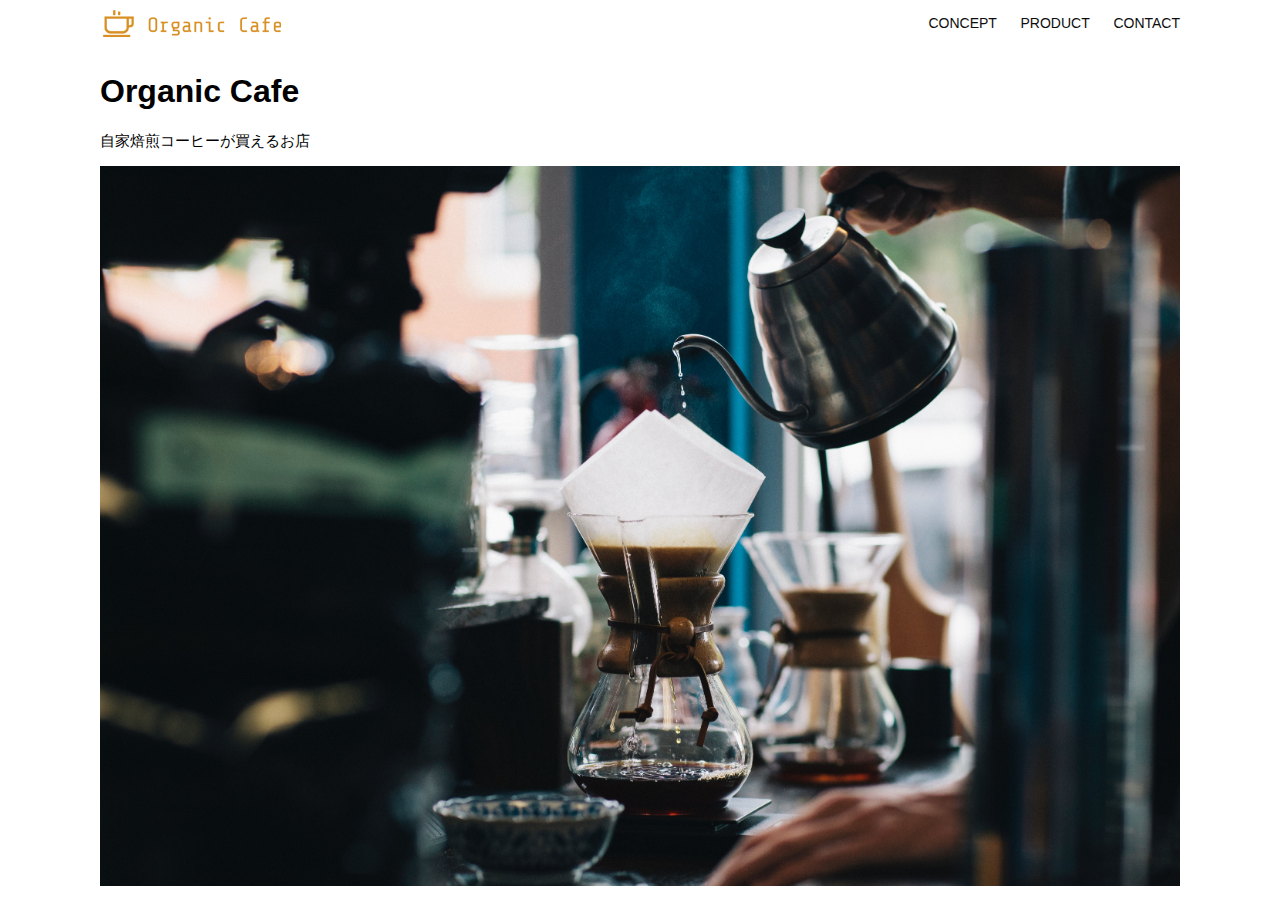
<file: kadai_013/index.html>
<!DOCTYPE html>
<html>
  <head>
    <title>Organic Cafe</title>
    <meta charset="UTF-8" />
    <meta
      name="description"
      content="自家焙煎のコーヒーがお家で楽しめるOrganic Cafe"
    />
    <meta name="viewport" content="width=device-width, initial-scale=1.0" />
    <link rel="stylesheet" href="style.css" />
  </head>
  <body>
    <!-- ヘッダー -->
    <header>
      <!-- ロゴ -->
      <a href="index.html" id="logo"
        ><img src="images/logo.png" alt="トップページに戻る"
      /></a>

      <!-- PC用ナビゲーション -->
      <nav id="nav-pc">
        <a href="index.html#concept">CONCEPT</a>
        <a href="index.html#product">PRODUCT</a>
        <a href="index.html#contact">CONTACT</a>
      </nav>

      <!-- ハンバーガーメニュー画像 -->
      <img id="menu-sp" src="images/button-menu.png" alt="ナビゲーションを開く" onclick="document.getElementById('nav-sp').style.display = 'block';">

      <!-- スマホ向けナビゲーション -->
      <nav id="nav-sp">
        <img id="close" src="images/button-close.png" alt="ナビゲーションを閉じる" onclick="document.getElementById('nav-sp').style.display = 'none'">
        <a id="logo-sp" href="index.html" onclick="document.getElementById('nav-sp').style.display = 'none'"><img src="images/logo-sp.png" alt="トップページに戻る"></a>
        <a class="menu" href="index.html#concept" onclick="document.getElementById('nav-sp').style.display = 'none'">CONCEPT</a>
        <a class="menu" href="index.html#product" onclick="document.getElementById('nav-sp').style.display = 'none'">PRODUCT</a>
        <a class="menu" href="index.html#contact" onclick="document.getElementById('nav-sp').style.display = 'none'">CONTACT</a>
      </nav>
    </header>
    <main>
      <article>
        <!-- メインビジュアル -->
        <section id="main-visual">
          <div id="main-message">
            <h1>Organic Cafe</h1>
            <p>自家焙煎コーヒーが買えるお店</p>
          </div>
          <img
            src="images/main-image.jpg"
            alt="コーヒーをハンドドリップで淹れる画像"
          />
        </section>
      </article>
    </main>
  </body>
</html>
</file>
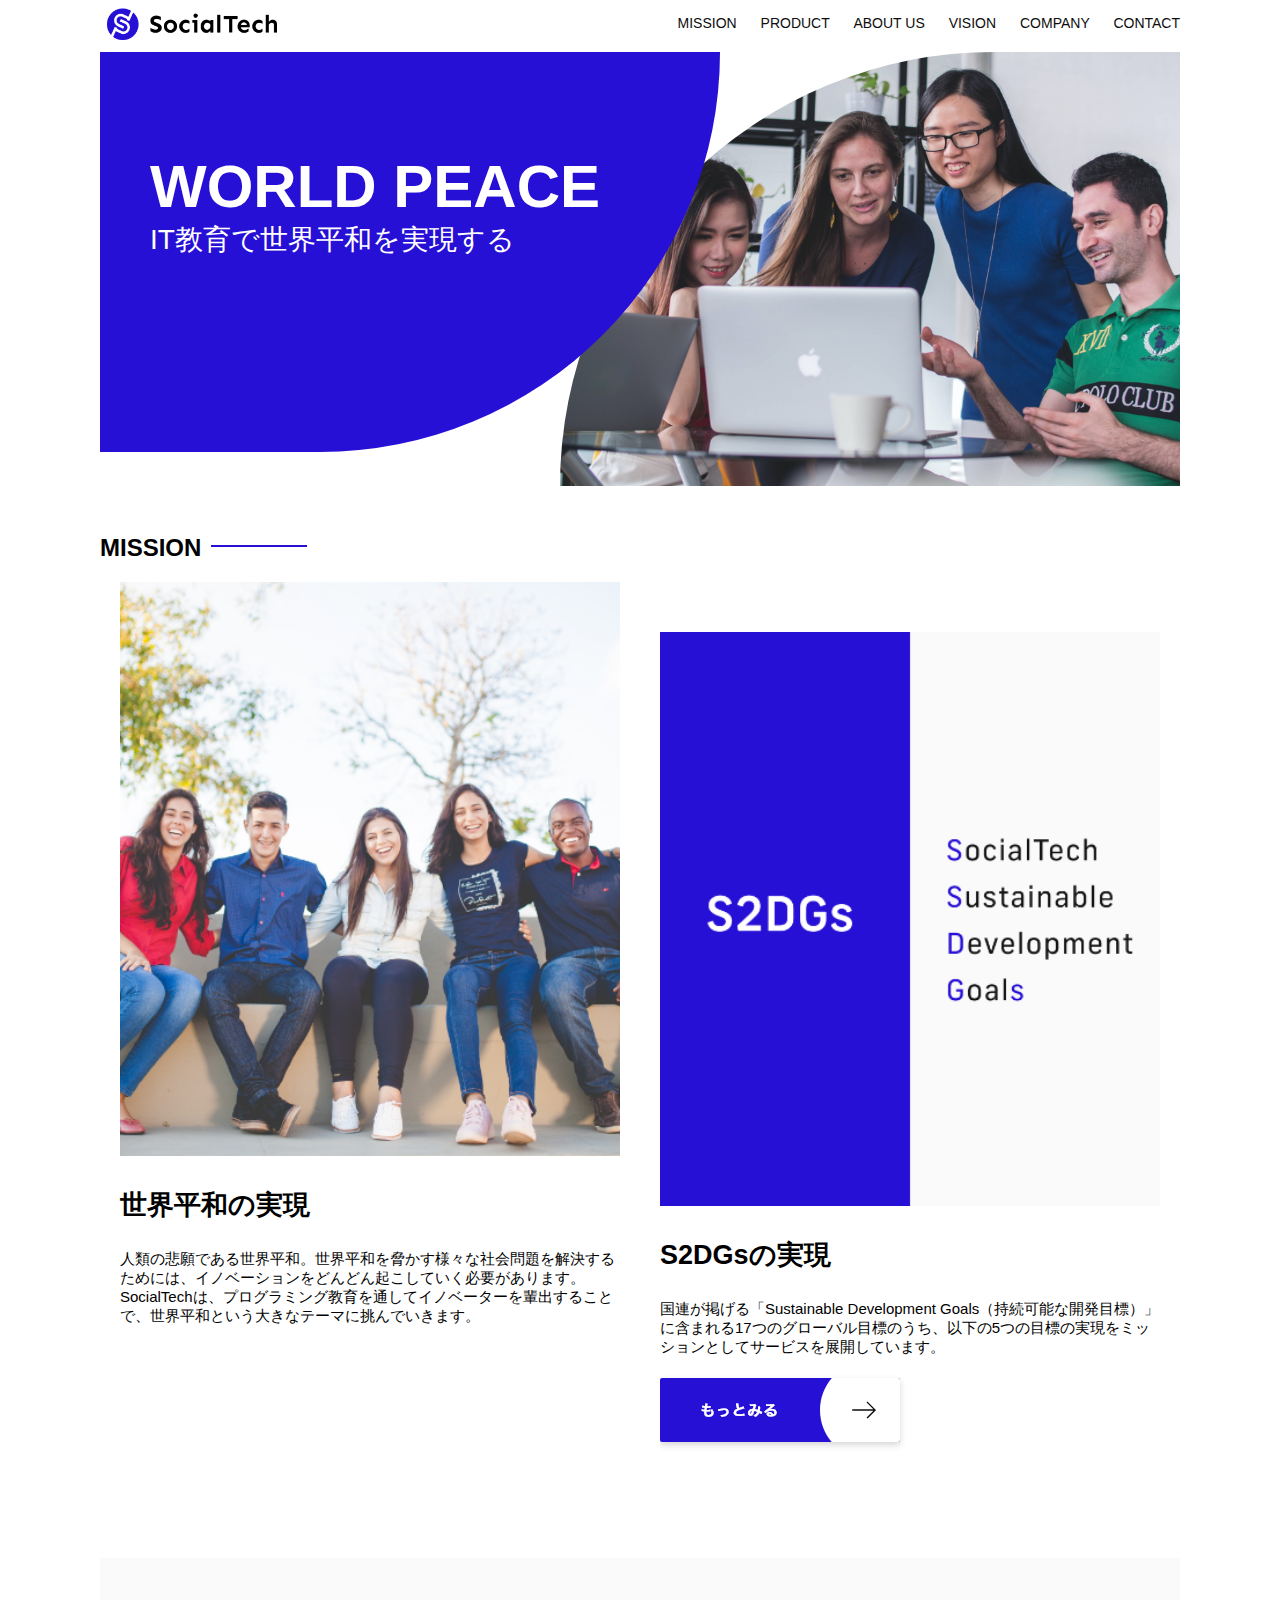
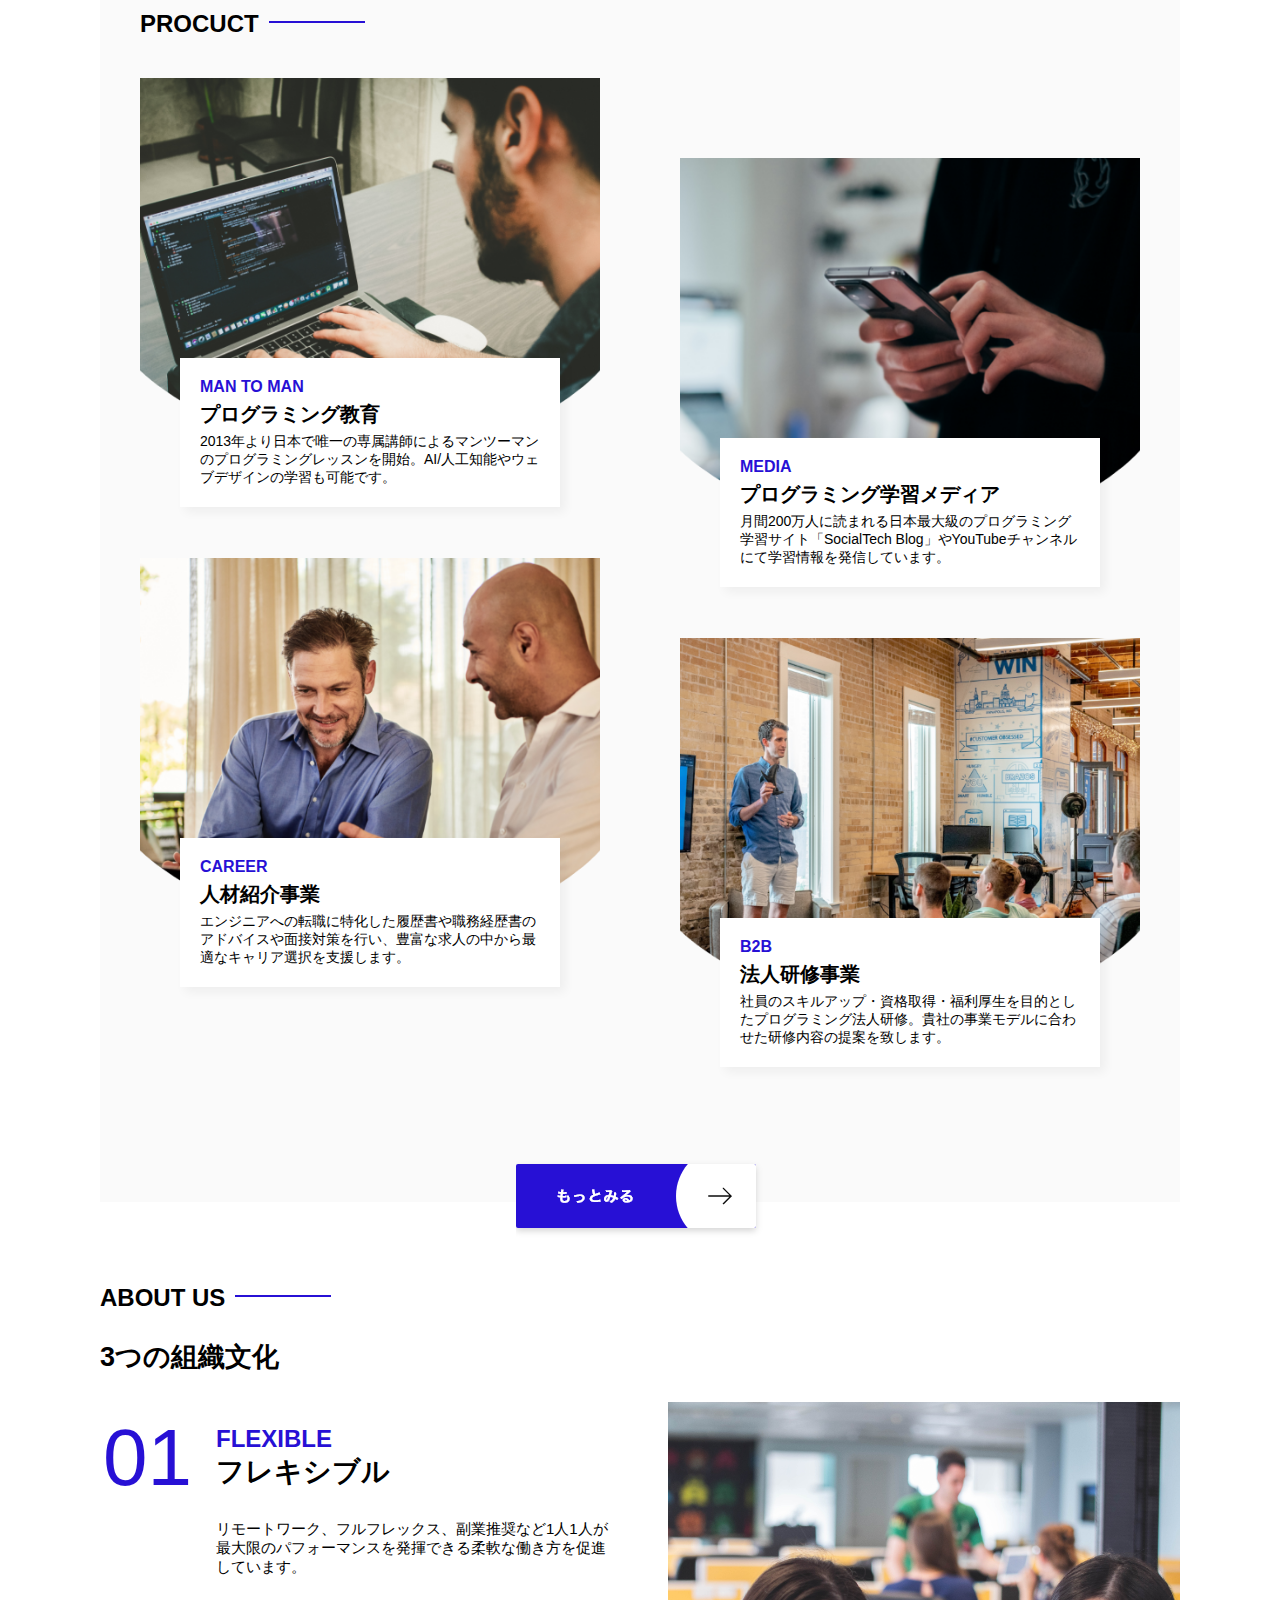
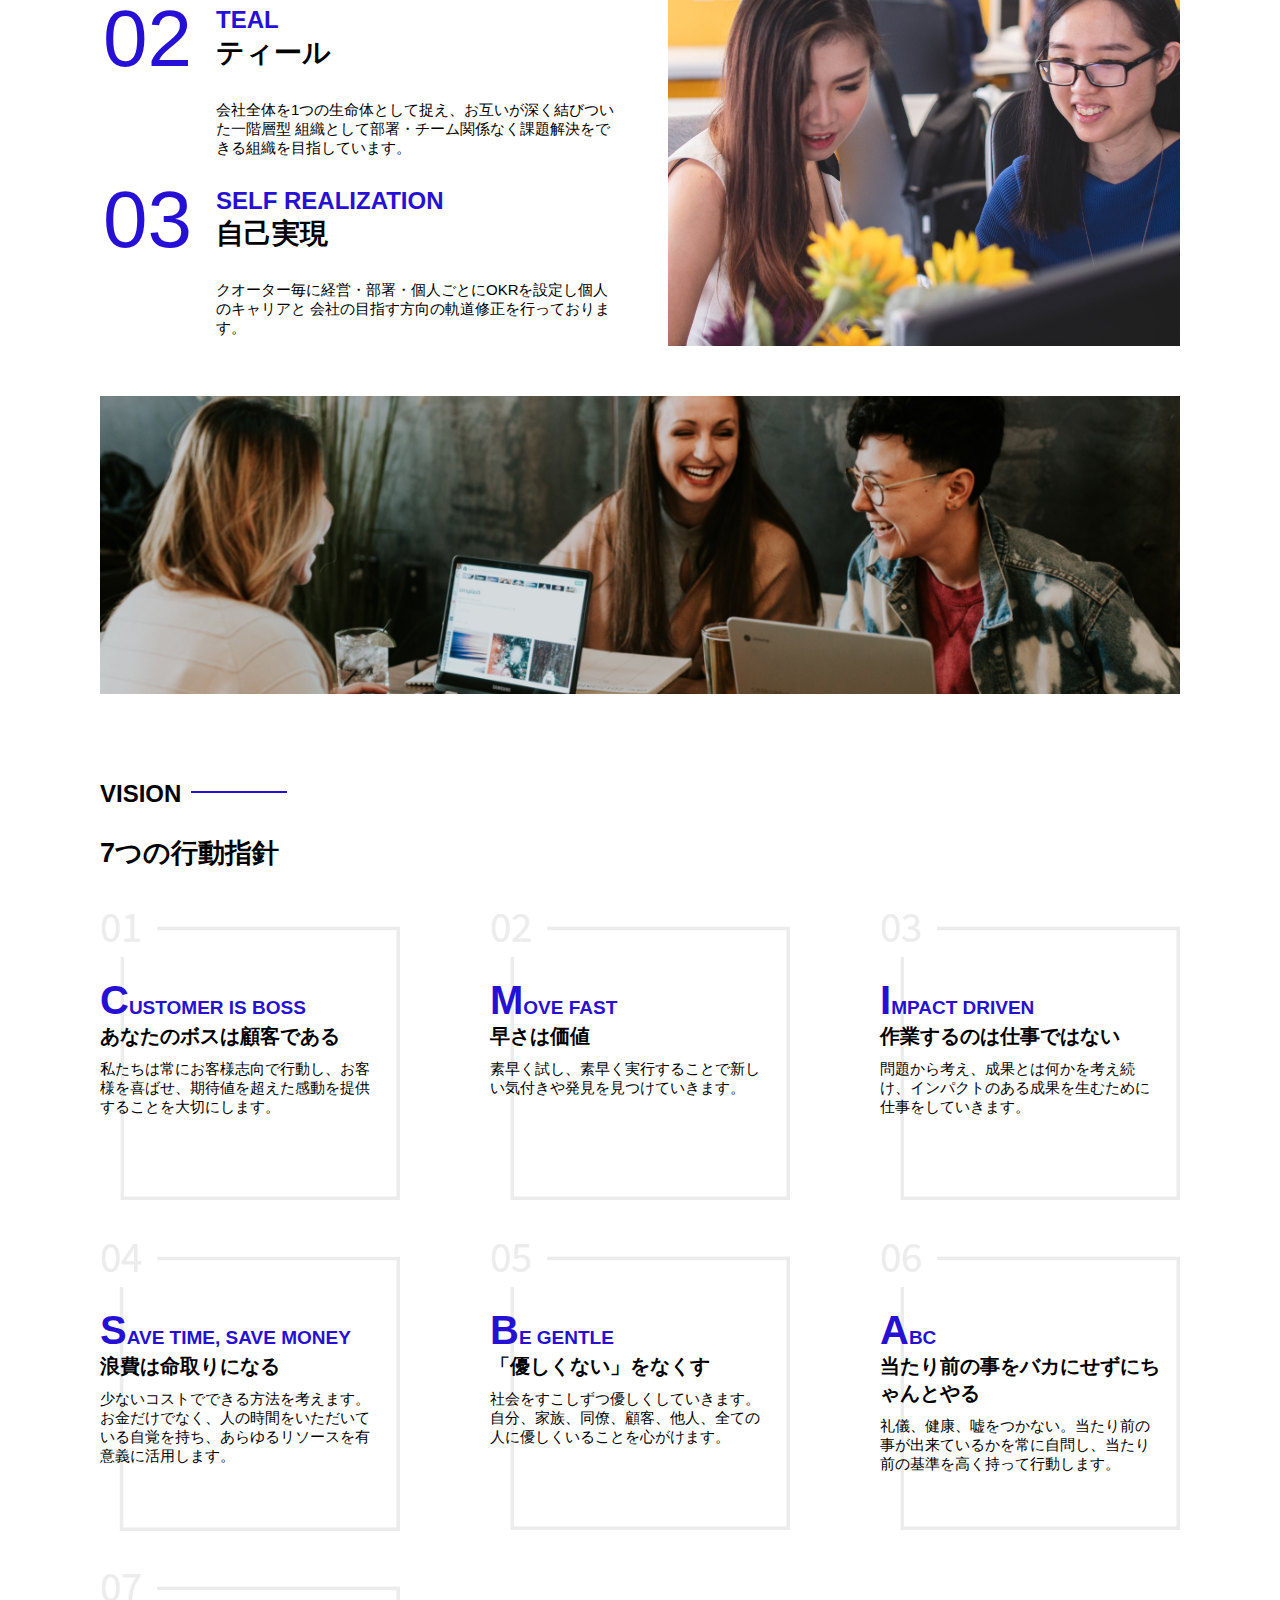
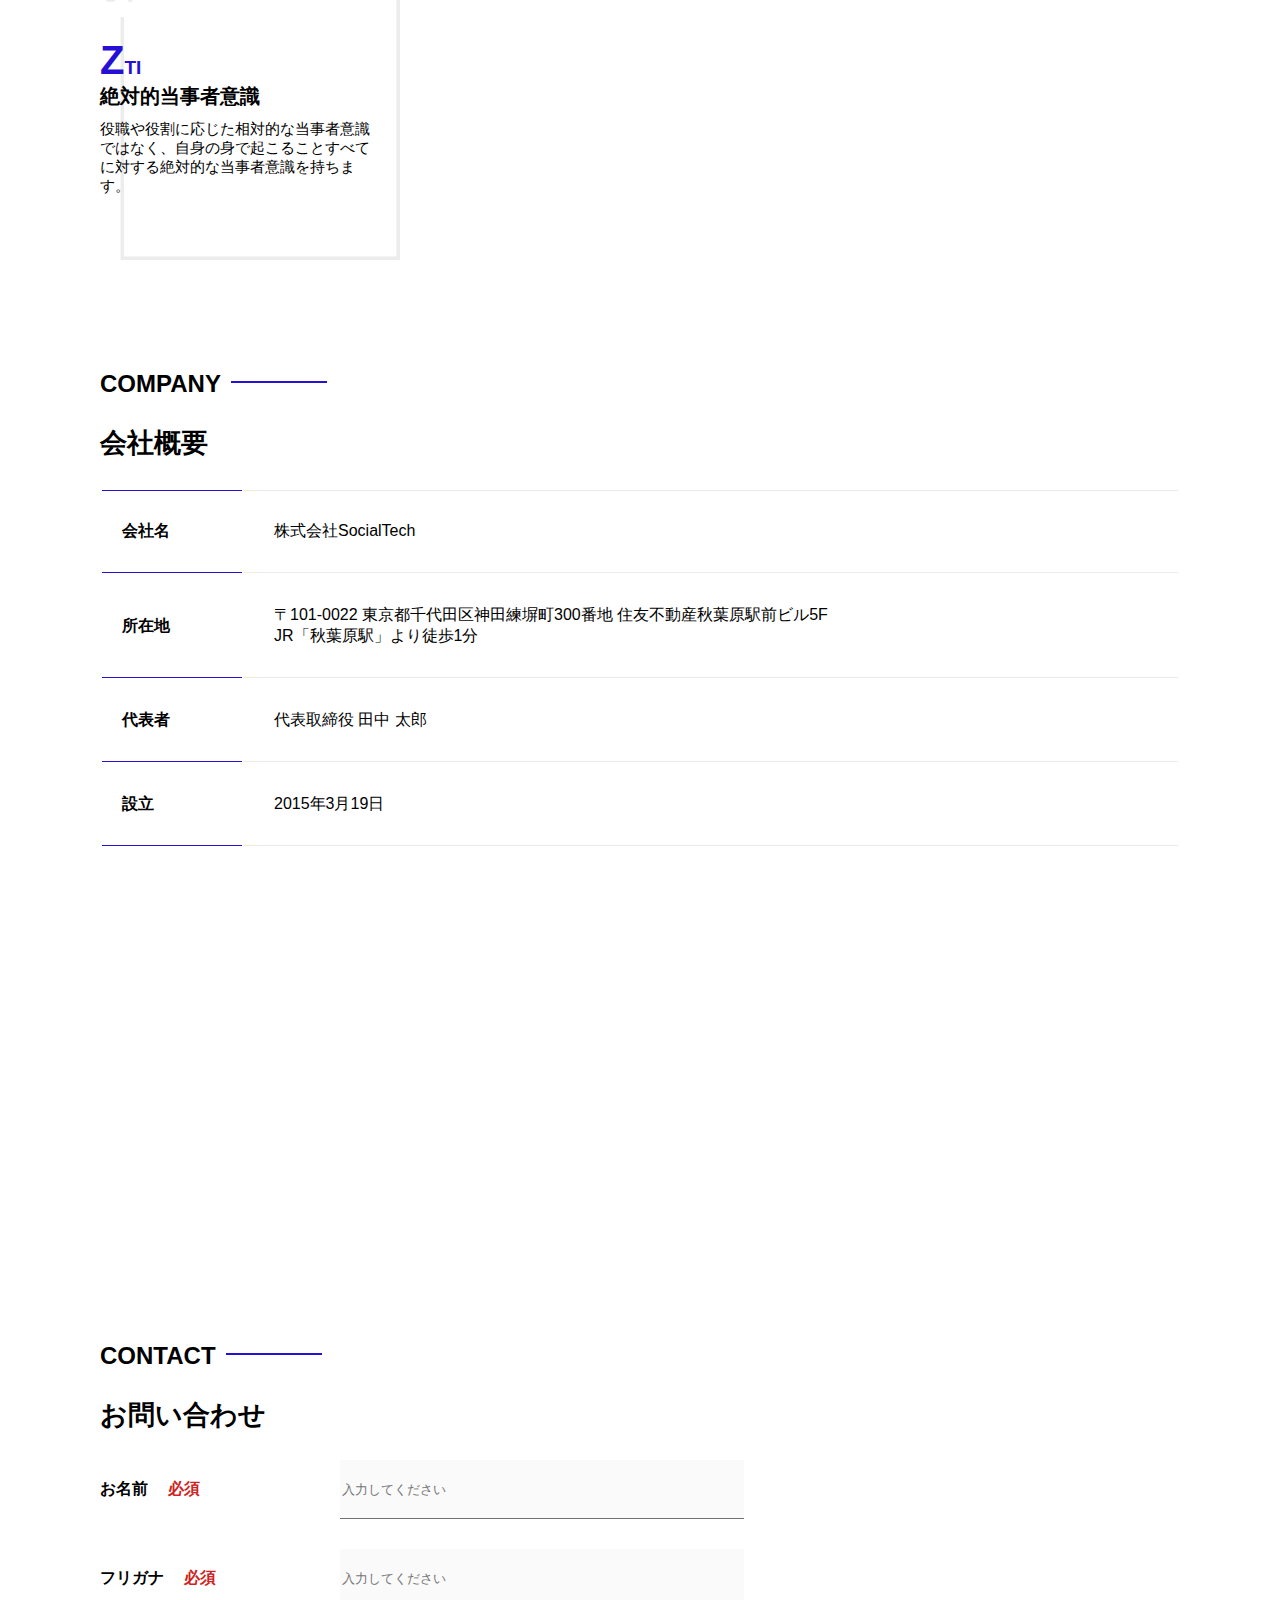
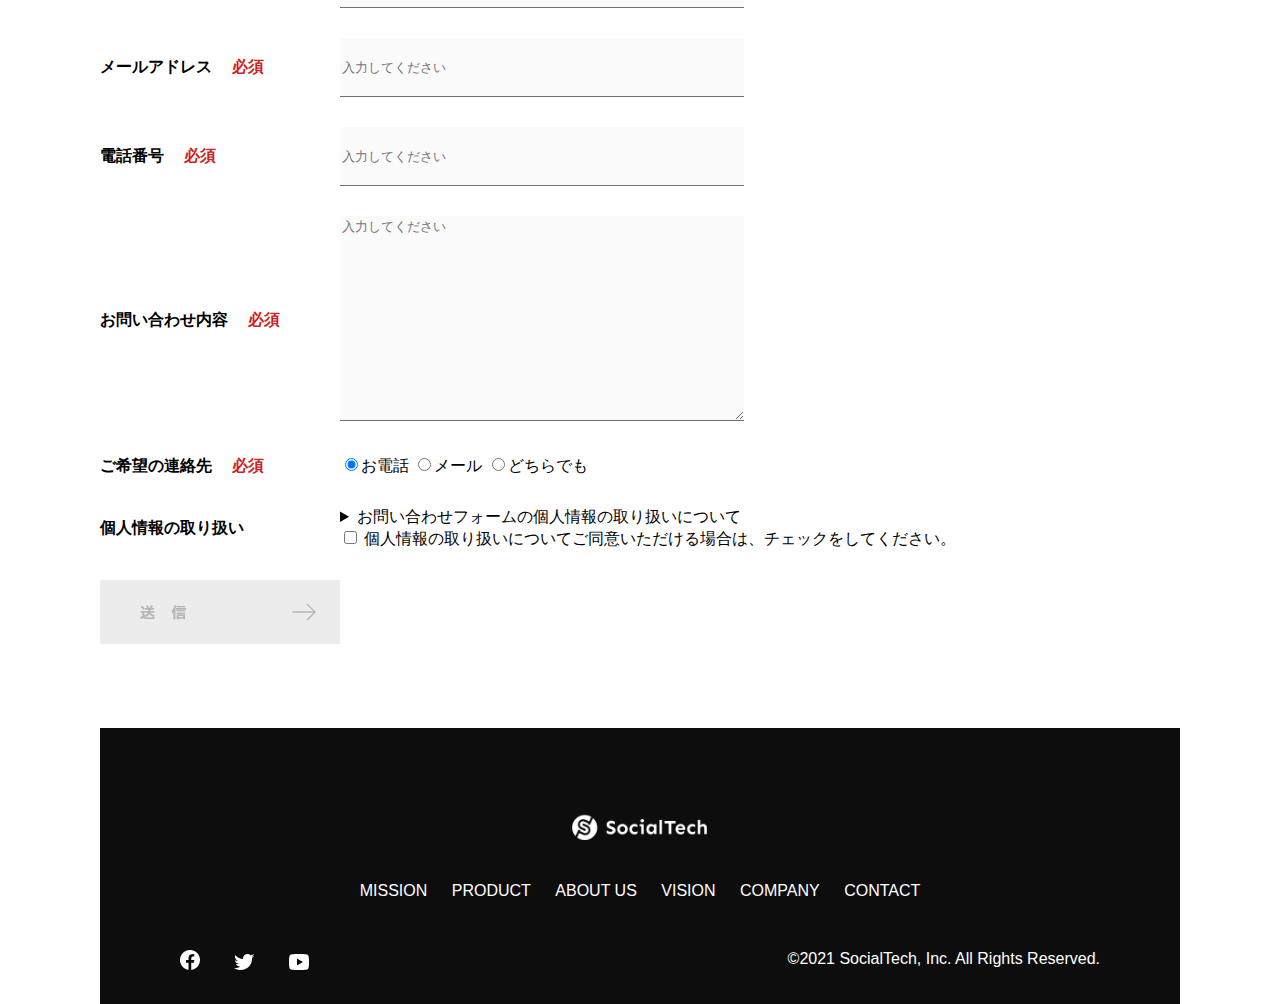
<file: kadai_tutorial_output/index.html>
<!DOCTYPE html>
<html>
<head>
<title>SocialTech</title>
<meta charset="utf-8">
<meta name="description" content="SocialTechはEdTech業界のリーディングカンパニーを目指します。">
<meta name="viewport" content="width=device-width, initial-scale=1.0">
<link rel="stylesheet" href="style.css">
</head>
<body>
<!-- ヘッダー -->
<header>
    <!-- ロゴ -->
    <a href="index.html" id="logo"><img src="images/logo.png" alt="トップページに戻る"></a>

    <!-- PC用ナビゲーション -->
    <nav id="nav-pc">
        <a href="mission.html">MISSION</a>
        <a href="product.html">PRODUCT</a>
        <a href="index.html#aboutus">ABOUT US</a>
        <a href="index.html#vision">VISION</a>
        <a href="index.html#company">COMPANY</a>
        <a href="index.html#contact">CONTACT</a>
    </nav>
    <!-- スマホ用メニューボタン -->
    <img id="menu-sp" src="images/button-menu.png" alt="ナビゲーションを開く" onclick="document.getElementById('nav-sp').style.display = 'block'">

    <!-- スマホ用ナビゲーション -->
    <nav id="nav-sp">
        <img id="close" src="images/button-close.png" alt="ナビゲーションを閉じる" onclick="document.getElementById('nav-sp').style.display = 'none'">
        <a id="logo-sp" href="index.html" onclick="document.getElementById('nav-sp').style.display = 'none'">
        <img src="images/logo-sp.png" alt="トップページに戻る"></a>
        <a class="menu" href="mission.html" onclick="document.getElementById('nav-sp').style.display = 'none'" >MISSION</a>
        <a class="menu" href="product.html" onclick="document.getElementById('nav-sp').style.display = 'none'" >PRODUCT</a>
        <a class="menu" href="index.html#aboutus" onclick="document.getElementById('nav-sp').style.display = 'none'">ABOUT US</a>
        <a class="menu" href="index.html#vision" onclick="document.getElementById('nav-sp').style.display = 'none'" >VISION</a>
        <a class="menu" href="index.html#company" onclick="document.getElementById('nav-sp').style.display = 'none'">COMPANY</a>
        <a class="menu" href="index.html#contact" onclick="document.getElementById('nav-sp').style.display = 'none'">CONTACT</a>
        <div id="sns">
            <a href="https://www.facebook.com/sejuku2013"><img src="images/button-facebook.png" alt="Facebookのリンク"></a>
            <a href="https://twitter.com/samuraijuku"><img src="images/button-twitter.png" alt="Twitterのリンク"></a>
            <a href="https://www.youtube.com/channel/UCCFOQO5aDK0xXam4cUQXT8g"><img src="images/button-youtube.png" alt="YouTubeのリンク"></a>
        </div>
    </nav>
</header>
<main>
    <article>
        <!-- メインビジュアル -->
        <section id="main-visual">
            <div id="main-message">
                <h1>WORLD PEACE</h1>
                <p>IT教育で世界平和を実現する</p>
            </div>
            <img src="images/index/index-main.png" alt=""PCの周りに集まる多国籍の仲間たち">
        </section>
        <!-- ミッション -->
        <section id="mission">
            <h2 class="index-h2">MISSION</h2>
            <div id="mission-flex">
                <div>
                    <img id="mission-photo" src="images/index/index-mission.png" alt="屋外のベンチで写真を撮影する多国籍の仲間たち">
                    <h3>世界平和の実現</h3>
                    <p>
                        人類の悲願である世界平和。世界平和を脅かす様々な社会問題を解決するためには、イノベーションをどんどん起こしていく必要があります。SocialTechは、プログラミング教育を通してイノベーターを輩出することで、世界平和という大きなテーマに挑んでいきます。
                    </p>
                </div>
                <div>
                    <img id="s2dgs" src="images/index/s2dgs.png" alt="S2DGs">
                    <h3>S2DGsの実現</h3>
                    <p>
                        国連が掲げる「Sustainable Development Goals（持続可能な開発目標）」に含まれる17つのグローバル目標のうち、以下の5つの目標の実現をミッションとしてサービスを展開しています。
                    </p>
                    <a href="mission.html">
                        <img src="images/button-more.png" alt="もっとみる">
                    </a>
                </div>
            </div>
        </section>
        <!-- プロダクト -->
        <section id="product">
            <h2 class="index-h2">PROCUCT</h2>
            <div>
                <div id="product-left">
                    <div>
                        <img class="product-photo" src="images/index/index-mantoman.png" alt="PCでコードを書く男性">
                        <div class="product-explain">
                            <span>MAN TO MAN</span>
                            <h3>プログラミング教育</h3>
                            <p>
                                2013年より日本で唯一の専属講師によるマンツーマンのプログラミングレッスンを開始。AI/人工知能やウェブデザインの学習も可能です。
                            </p>
                        </div>
                    </div>
                    <div>
                        <img class="product-photo" src="images/index/index-career.png" alt="笑顔で話し合う2人の男性">
                        <div class="product-explain">
                            <span>CAREER</span>
                            <h3>人材紹介事業</h3>
                            <p>
                                エンジニアへの転職に特化した履歴書や職務経歴書のアドバイスや面接対策を行い、豊富な求人の中から最適なキャリア選択を支援します。
                            </p>
                        </div>
                    </div>
                </div>
                <div id="product-right">
                    <div>
                        <img class="product-photo" src="images/index/index-media.png" alt="スマートフォンを操作する人">
                        <div class="product-explain">
                            <span>MEDIA</span>
                            <h3>プログラミング学習メディア</h3>
                            <p>
                                月間200万人に読まれる日本最大級のプログラミング学習サイト「SocialTech Blog」やYouTubeチャンネルにて学習情報を発信しています。
                            </p>
                        </div>
                    </div>
                    <div>
                        <img class="product-photo" src="images/index/index-b2b.png" alt="講演中の男性とそれを聴く人々">
                        <div class="product-explain">
                            <span>B2B</span>
                            <h3>法人研修事業</h3>
                            <p>
                                社員のスキルアップ・資格取得・福利厚生を目的としたプログラミング法人研修。貴社の事業モデルに合わせた研修内容の提案を致します。
                            </p>
                        </div>
                    </div>
                </div>
            </div>
            <div>
                <a id="product-more" href="product.html">
                    <img src="images/button-more.png" alt="もっとみる">
                </a>
            </div>
        </section>
        <!-- ABOUT US -->
        <section id="aboutus">
            <h2 class="index-h2">ABOUT US</h2>
            <h3>3つの組織文化</h3>
            <div>
                <table class="culture-table">
                    <tr>
                        <td>
                            <span class="culture-num">01</span>
                        </td>
                        <td>
                            <span class="culture-en">FLEXIBLE</span>
                            <span class="culture-jp">フレキシブル</span>
                        </td>
                    </tr>
                    <tr>
                        <td>
                            <!-- 空のセル -->
                        </td>
                        <td>
                            <p class="culture-description">
                                リモートワーク、フルフレックス、副業推奨など1人1人が最大限のパフォーマンスを発揮できる柔軟な働き方を促進しています。
                            </p>
                        </td>
                    </tr>
                    <tr>
                        <td>
                            <span class="culture-num">02</span>
                        </td>
                        <td>
                            <span class="culture-en">TEAL</span>
                            <span class="culture-jp">ティール</span>
                        </td>
                    </tr>
                    <tr>
                        <td>
                            <!-- 空のセル -->
                        </td>
                        <td>
                            <p class="culture-description">
                                会社全体を1つの生命体として捉え、お互いが深く結びついた一階層型
                                組織として部署・チーム関係なく課題解決をできる組織を目指しています。
                            </p>
                        </td>
                    </tr>
                    <tr>
                        <td>
                            <span class="culture-num">03</span>
                        </td>
                        <td>
                            <span class="culture-en">SELF REALIZATION</span>
                            <span class="culture-jp">自己実現</span>
                        </td>
                    </tr>
                    <tr>
                        <td>
                            <!-- 空のセル -->
                        </td>
                        <td>
                            <p class="culture-description">
                                クオーター毎に経営・部署・個人ごとにOKRを設定し個人のキャリアと
                                会社の目指す方向の軌道修正を行っております。
                            </p>
                        </td>
                    </tr>
                </table>
                <img class="culture-img" src="images/index/index-aboutus1.png" alt="笑顔で話し合う2人の女性">
            </div>
            <img class="culture-img2" src="images/index/index-aboutus2.png" alt="笑顔で話し合う3人の男女">
        </section>
        <!-- VISION -->
        <section id="vision">
            <h2 class="index-h2">VISION</h2>
            <h3>7つの行動指針</h3>
            <div>
                <div class="vision-box">
                    <img src="images/index/vision-01.png" alt="01">
                    <span>
                        <h4>CUSTOMER IS BOSS</h4>
                        <h5>あなたのボスは顧客である</h5>
                        <p>私たちは常にお客様志向で行動し、お客様を喜ばせ、期待値を超えた感動を提供することを大切にします。</p>
                    </span>
                </div>
                <div class="vision-box">
                    <img src="images/index/vision-02.png" alt="02">
                    <span>
                        <h4>MOVE FAST</h4>
                        <h5>早さは価値</h5>
                        <p>素早く試し、素早く実行することで新しい気付きや発見を見つけていきます。</p>
                    </span>
                </div>
                <div class="vision-box">
                    <img src="images/index/vision-03.png" alt="03">
                    <span>
                        <h4>IMPACT DRIVEN</h4>
                        <h5>作業するのは仕事ではない</h5>
                        <p>問題から考え、成果とは何かを考え続け、インパクトのある成果を生むために仕事をしていきます。</p>
                    </span>
                </div>
                <div class="vision-box">
                    <img src="images/index/vision-04.png" alt="04">
                    <span>
                        <h4>SAVE TIME, SAVE MONEY</h4>
                        <h5>浪費は命取りになる</h5>
                        <p>少ないコストでできる方法を考えます。お金だけでなく、人の時間をいただいている自覚を持ち、あらゆるリソースを有意義に活用します。</p>
                    </span>
                </div>
                <div class="vision-box">
                    <img src="images/index/vision-05.png" alt="05">
                    <span>
                        <h4>BE GENTLE</h4>
                        <h5>「優しくない」をなくす</h5>
                        <p>社会をすこしずつ優しくしていきます。自分、家族、同僚、顧客、他人、全ての人に優しくいることを心がけます。</p>
                    </span>
                </div>
                <div class="vision-box">
                    <img src="images/index/vision-06.png" alt="06">
                    <span>
                        <h4>ABC</h4>
                        <h5>当たり前の事をバカにせずにちゃんとやる</h5>
                        <p>礼儀、健康、嘘をつかない。当たり前の事が出来ているかを常に自問し、当たり前の基準を高く持って行動します。</p>
                    </span>
                </div>
                <div class="vision-box">
                    <img src="images/index/vision-07.png" alt="07">
                    <span>
                        <h4>ZTI</h4>
                        <h5>絶対的当事者意識</h5>
                        <p>役職や役割に応じた相対的な当事者意識ではなく、自身の身で起こることすべてに対する絶対的な当事者意識を持ちます。</p>
                    </span>
                </div>
            </div>
        </section>
        <!-- COMPANY -->
        <section id="company">
            <h2 class="index-h2">COMPANY</h2>
            <h3>会社概要</h3>
            <table id="company-table">
                <tr>
                    <th class="tableheader-first">会社名</th>
                    <td class="cell-first">株式会社SocialTech</td>
                </tr>
                <tr>
                    <th class="tableheader">所在地</th>
                    <td class="cell">〒101-0022 東京都千代田区神田練塀町300番地 住友不動産秋葉原駅前ビル5F<br>JR「秋葉原駅」より徒歩1分</td>
                </tr>
                <tr>
                    <th class="tableheader">代表者</th>
                    <td class="cell">代表取締役 田中 太郎</td>
                </tr>
                <tr>
                    <th class="tableheader">設立</th>
                    <td class="cell">2015年3月19日</td>
                </tr>
            </table>
            <iframe src="https://www.google.com/maps/embed?pb=!1m18!1m12!1m3!1d3240.0686781124095!2d139.77207767625882!3d35.699927528945835!2m3!1f0!2f0!3f0!3m2!1i1024!2i768!4f13.1!3m3!1m2!1s0x60188fee13660e23%3A0x77137876edf742ac!2z5L2P5Y-L5LiN5YuV55Sj56eL6JGJ5Y6f6aeF5YmN44OT44Or!5e0!3m2!1sja!2sjp!4v1710474717216!5m2!1sja!2sjp" width="600" height="450" style="border:0;" allowfullscreen="" loading="lazy" referrerpolicy="no-referrer-when-downgrade"></iframe>
        </section>
        <!-- お問い合わせフォーム -->
        <section id="contact">
            <h2 class="index-h2">CONTACT</h2>
            <h3>お問い合わせ</h3>
            <form>
                <div>
                    <div class="contact-heading">
                        <label class="contact-label">お名前<span class="contact-span">必須</span></label>
                    </div>
                    <div>
                        <input type="text" name="name" placeholder="入力してください" class="contact-textbox">
                    </div>
                </div>
                <div>
                    <div class="contact-heading">
                        <label class="contact-label">フリガナ<span class="contact-span">必須</span></label>
                    </div>
                    <div>
                        <input type="text" name="hurigana" placeholder="入力してください" class="contact-textbox">
                    </div>
                </div>
                <div>
                    <div class="contact-heading">
                        <label class="contact-label">メールアドレス<span class="contact-span">必須</span></label>
                    </div>
                    <div>
                        <input type="text" name="email" placeholder="入力してください" class="contact-textbox">
                    </div>
                </div>
                <div>
                    <div class="contact-heading">
                        <label class="contact-label">電話番号<span class="contact-span">必須</span></label>
                    </div>
                    <div>
                        <input type="text" name="tel" placeholder="入力してください" class="contact-textbox">
                    </div>
                </div>
                <div>
                    <div class="contact-heading">
                        <label class="contact-label">お問い合わせ内容<span class="contact-span">必須</span></label>
                    </div>
                    <div>
                        <textarea class="contact-textarea" placeholder="入力してください" name="message"></textarea>
                    </div>
                </div>
                <div>
                    <div class="contact-heading">
                        <label class="contact-label">ご希望の連絡先<span class="contact-span">必須</span></label>
                    </div>
                    <div>
                        <input class="radiobutton" type="radio" value="tel" name="contact" checked><label>お電話</label>
                        <input class="radiobutton" type="radio" value="mail" name="contact"><label>メール</label>
                        <input class="radiobutton" type="radio" value="both" name="contact"><label>どちらでも</label>
                    </div>
                </div>
                <div>
                    <div class="contact-heading">
                        <label class="contact-label">個人情報の取り扱い</label>
                    </div>
                    <div>
                        <details>
                            <summary>お問い合わせフォームの個人情報の取り扱いについて</summary>
                            <div>
                                <span>１．組織の名称又は氏名</span><br>
                                株式会社SocialTech<br><br>
                                <span>２．個人情報保護管理者（若しくはその代理人）の氏名又は職名、所属及び連絡先
                                    鈴木 一郎 コーポレート部</span><br>
                                メールアドレス：samurai@example.com<br>
                                TEL：03-1234-5678<br>
                                <span>３．個人情報の利用目的</span><br>
                                ・本サービス及び本サービスに関連する情報の提供又はそれらに関する連絡のため<br>
                                ・ユーザーの本人確認のため<br>
                                ・当社サービスのご案内のため<br>
                                ・当社の商品等の広告または宣伝（電子メールによるものを含むものとします。）<br><br>
                                <span>４．個人情報の取り扱い業務の委託</span><br>
                                個人情報の取扱業務の全部または一部を外部に業務委託する場合があります。<br>
                                その際、弊社は、個人情報を適切に保護できる管理体制を敷き実行していることを条件として<br>
                                委託先を厳選したうえで、機密保持契約を委託先と締結し、お客様の個人情報を厳密に管理させます。<br><br>
                                <span>５．個人情報の開示等の請求</span><br>
                                お客様は、弊社に対してご自身の個人情報の開示等（利用目的の通知、開示、内容の訂正・追加・削除、利用の停止または消去、第三者への提供の停止）に関して、当社問合わせ窓口に申し出ることができます。<br>
                                その際、弊社はお客様ご本人を確認させていただいたうえで、合理的な期間内に対応いたします。<br><br>
                                なお、個人情報に関する弊社問合わせ先は、次の通りです。<br><br>
                                株式会社SocialTech　個人情報問合せ窓口<br>
                                〒101-0022 東京都千代田区神田練塀町300番地 住友不動産秋葉原駅前ビル5F<br>
                                メールアドレス：samurai@example.com　TEL：03-1234-5678<br><br>
                                <span>６．個人情報を提供されることの任意性について</span><br><br>
                                お客様がご自身の個人情報を弊社に提供されるか否かは、お客様のご判断によりますが、もしご提供されない場合には、適切なサービスが提供できない場合がありますので予めご了承ください。
                            </div>
                        </details>
                        <input type="checkbox" name="agree">
                        <span>個人情報の取り扱いについてご同意いただける場合は、チェックをしてください。</span>
                    </div>
                </div>
                <input type="image" src="images/button-submit.png" alt="送信する">
            </form>
        </section>
    </article>
    <!-- フッター -->
    <footer>
        <div id="footer-logo">
            <img src="images/logo-sp.png" alt="SocialTech">
        </div>
        <div id="footer-link">
            <a href="mission.html">MISSION</a>
            <a href="product.html">PRODUCT</a>
            <a href="index.html#aboutus">ABOUT US</a>
            <a href="index.html#vision">VISION</a>
            <a href="index.html#company">COMPANY</a>
            <a href="index.html#contact">CONTACT</a>
        </div>
        <div id="sns-footer">
            <a href="https://www.facebook.com/sejuku2013"><img src="images/button-facebook.png" alt="Facebookのリンク"></a>
            <a href="https://twitter.com/samuraijuku"><img src="images/button-twitter.png" alt="Twitterのリンク"></a>
            <a href="https://www.youtube.com/channel/UCCFOQO5aDK0xXam4cUQXT8g"><img src="images/button-youtube.png" alt="YouTubeのリンク"></a>
            <span id="copyright">&copy;2021 SocialTech, Inc. All Rights Reserved. </span>
        </div>
    </footer>
</main>
</body>
</html>
</file>
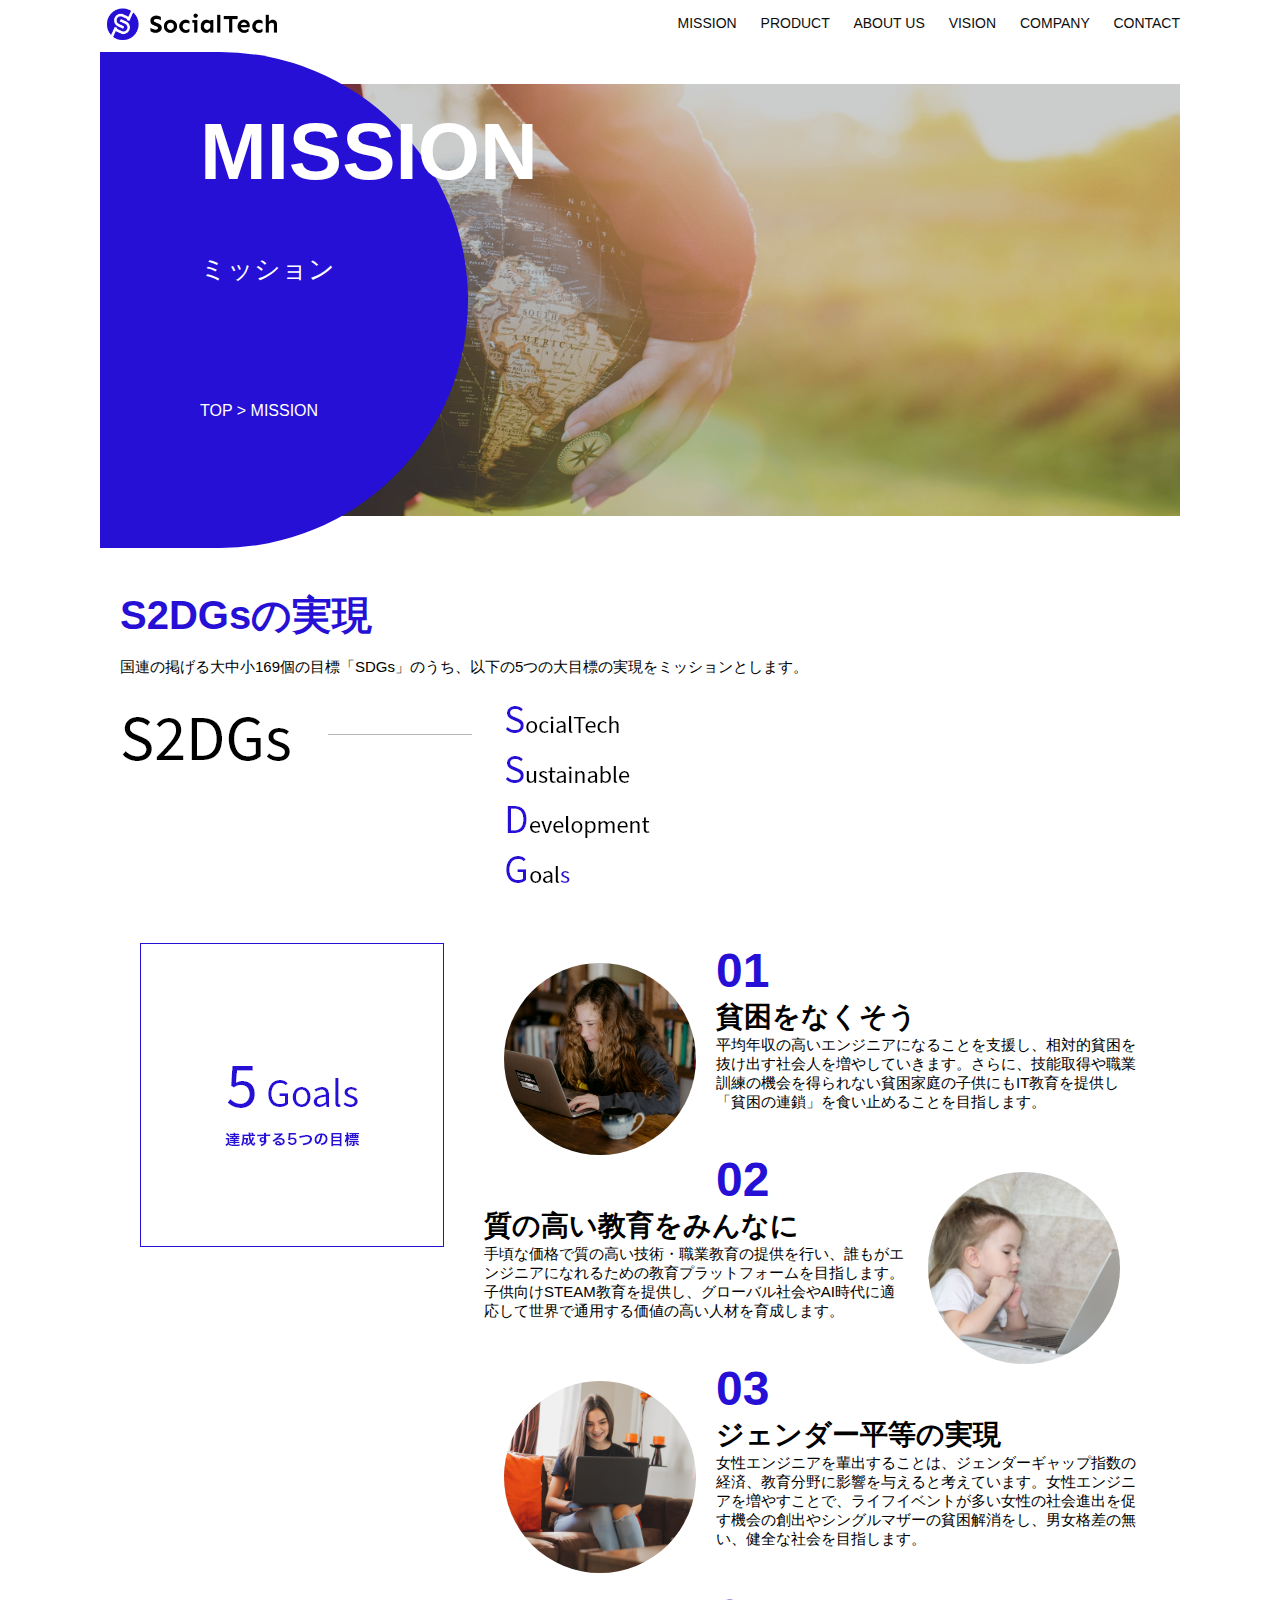
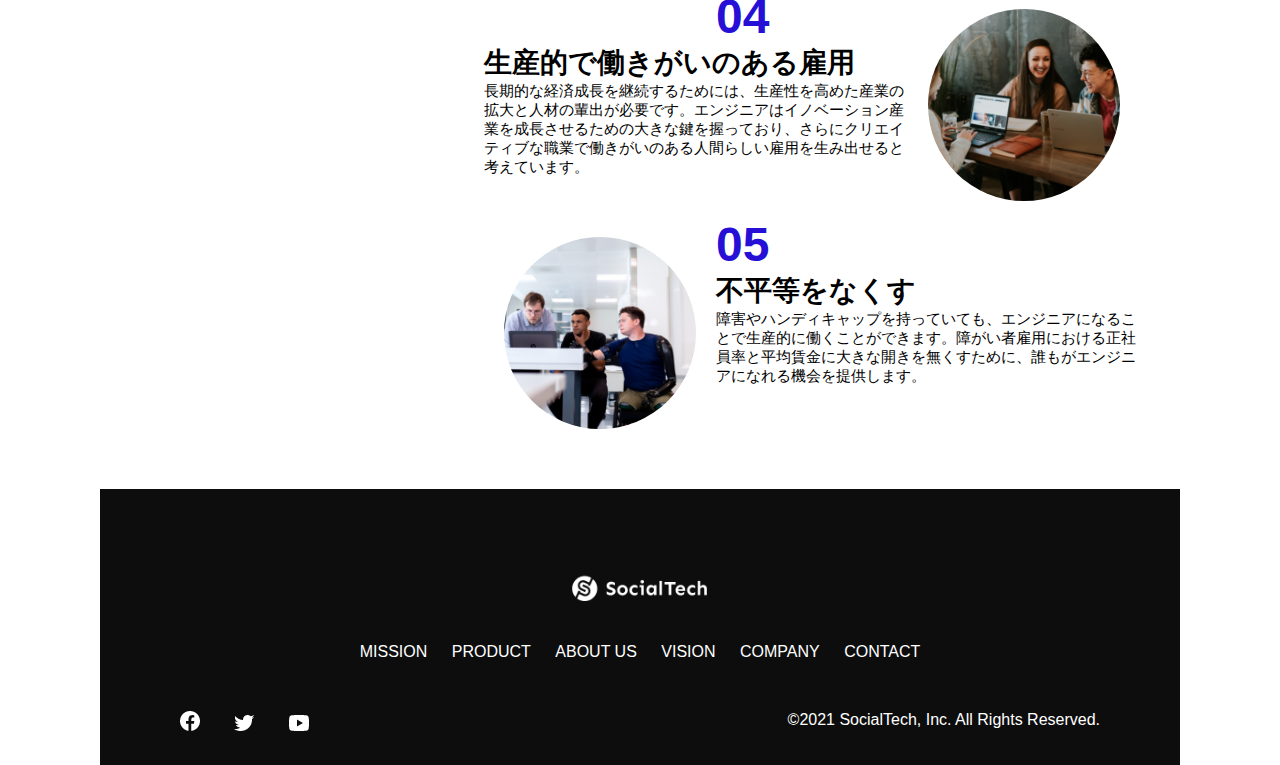
<file: kadai_tutorial_output/mission.html>
<!DOCTYPE html>
<html>
<head>
<title>SocialTech -MISSION ミッション-</title>
<meta charset="utf-8">
<meta name="description" content="SocialTechが目指す5つの目標（S2DGs）を紹介します">
<meta name="viewport" content="width=device-width, initial-scale=1.0">
<link rel="stylesheet" href="style.css">
</head>
<body>
<!-- ヘッダー -->
<header>
    <!-- ロゴ -->
    <a href="index.html" id="logo"><img src="images/logo.png" alt="トップページに戻る"></a>

    <!-- PC用ナビゲーション -->
    <nav id="nav-pc">
        <a href="mission.html">MISSION</a>
        <a href="product.html">PRODUCT</a>
        <a href="index.html#aboutus">ABOUT US</a>
        <a href="index.html#vision">VISION</a>
        <a href="index.html#company">COMPANY</a>
        <a href="index.html#contact">CONTACT</a>
    </nav>
    <!-- スマホ用メニューボタン -->
    <img id="menu-sp" src="images/button-menu.png" alt="ナビゲーションを開く" onclick="document.getElementById('nav-sp').style.display = 'block'">

    <!-- スマホ用ナビゲーション -->
    <nav id="nav-sp">
        <img id="close" src="images/button-close.png" alt="ナビゲーションを閉じる" onclick="document.getElementById('nav-sp').style.display = 'none'">
        <a id="logo-sp" href="index.html" onclick="document.getElementById('nav-sp').style.display = 'none'">
        <img src="images/logo-sp.png" alt="トップページに戻る"></a>
        <a class="menu" href="mission.html" onclick="document.getElementById('nav-sp').style.display = 'none'" >MISSION</a>
        <a class="menu" href="product.html" onclick="document.getElementById('nav-sp').style.display = 'none'" >PRODUCT</a>
        <a class="menu" href="index.html#aboutus" onclick="document.getElementById('nav-sp').style.display = 'none'">ABOUT US</a>
        <a class="menu" href="index.html#vision" onclick="document.getElementById('nav-sp').style.display = 'none'" >VISION</a>
        <a class="menu" href="index.html#company" onclick="document.getElementById('nav-sp').style.display = 'none'">COMPANY</a>
        <a class="menu" href="index.html#contact" onclick="document.getElementById('nav-sp').style.display = 'none'">CONTACT</a>
        <div id="sns">
            <a href="https://www.facebook.com/sejuku2013"><img src="images/button-facebook.png" alt="Facebookのリンク"></a>
            <a href="https://twitter.com/samuraijuku"><img src="images/button-twitter.png" alt="Twitterのリンク"></a>
            <a href="https://www.youtube.com/channel/UCCFOQO5aDK0xXam4cUQXT8g"><img src="images/button-youtube.png" alt="YouTubeのリンク"></a>
        </div>
    </nav>
</header>
<main>
    <article>
        <section id="mission-main">
            <div id="mission-title">
                <h1>MISSION</h1>
                <span>ミッション</span>
                <div>TOP > MISSION</div>
            </div>
        </section>
        <section id="mission-s2dgs">
            <h2 class="mission-h2">S2DGsの実現</h2>
            <p>国連の掲げる大中小169個の目標「SDGs」のうち、以下の5つの大目標の実現をミッションとします。</p>
            <img src="images/mission/mission-s2dgs.png" alt="S2DGS">
        </section>
        <section id="mission-5goals">
            <div>
                <img id="s2dgs-image" src="images/mission/mission-5goals.png" alt="5Goals">
            </div>
            <div>
                <div>
                    <img class="fivegoals-image-left" src="images/mission/mission-5goals01.png" alt="PCを操作する女の子">
                    <span class="fivegoals-number">01</span>
                    <h3 class="fivegoals-h3">貧困をなくそう</h3>
                    <p class="fivegoals-p">
                        平均年収の高いエンジニアになることを支援し、相対的貧困を抜け出す社会人を増やしていきます。さらに、技能取得や職業訓練の機会を得られない貧困家庭の子供にもIT教育を提供し「貧困の連鎖」を食い止めることを目指します。
                    </p>
                </div>

                <div>
                    <img class="fivegoals-image-right" src="images/mission/mission-5goals02.png" alt="PCを見つめる小さい女の子">
                    <span class="fivegoals-number">02</span>
                    <h3 class="fivegoals-h3">質の高い教育をみんなに</h3>
                    <p class="fivegoals-p">
                        手頃な価格で質の高い技術・職業教育の提供を行い、誰もがエンジニアになれるための教育プラットフォームを目指します。子供向けSTEAM教育を提供し、グローバル社会やAI時代に適応して世界で通用する価値の高い人材を育成します。
                    </p>
                </div>

                <div>
                    <img class="fivegoals-image-left" src="images/mission/mission-5goals03.png" alt="PCを操作する女性">
                    <span class="fivegoals-number">03</span>
                    <h3 class="fivegoals-h3">ジェンダー平等の実現</h3>
                    <p class="fivegoals-p">
                        女性エンジニアを輩出することは、ジェンダーギャップ指数の経済、教育分野に影響を与えると考えています。女性エンジニアを増やすことで、ライフイベントが多い女性の社会進出を促す機会の創出やシングルマザーの貧困解消をし、男女格差の無い、健全な社会を目指します。
                    </p>
                </div>

                <div>
                    <img class="fivegoals-image-right" src="images/mission/mission-5goals04.png" alt="笑顔で話し合う3人の男女">
                    <span class="fivegoals-number">04</span>
                    <h3 class="fivegoals-h3">生産的で働きがいのある雇用</h3>
                    <p class="fivegoals-p">
                        長期的な経済成長を継続するためには、生産性を高めた産業の拡大と人材の輩出が必要です。エンジニアはイノベーション産業を成長させるための大きな鍵を握っており、さらにクリエイティブな職業で働きがいのある人間らしい雇用を生み出せると考えています。
                    </p>
                </div>

                <div>
                    <img class="fivegoals-image-left" src="images/mission/mission-5goals05.png" alt="障害を持つ男性が生き生きと働く様子">
                    <span class="fivegoals-number">05</span>
                    <h3 class="fivegoals-h3">不平等をなくす</h3>
                    <p class="fivegoals-p">
                        障害やハンディキャップを持っていても、エンジニアになることで生産的に働くことができます。障がい者雇用における正社員率と平均賃金に大きな開きを無くすために、誰もがエンジニアになれる機会を提供します。
                    </p>
                </div>
            </div>
        </section>
    </article>
    <!-- フッター -->
    <footer>
        <div id="footer-logo">
            <img src="images/logo-sp.png" alt="SocialTech">
        </div>
        <div id="footer-link">
            <a href="mission.html">MISSION</a>
            <a href="product.html">PRODUCT</a>
            <a href="index.html#aboutus">ABOUT US</a>
            <a href="index.html#vision">VISION</a>
            <a href="index.html#company">COMPANY</a>
            <a href="index.html#contact">CONTACT</a>
        </div>
        <div id="sns-footer">
            <a href="https://www.facebook.com/sejuku2013"><img src="images/button-facebook.png" alt="Facebookのリンク"></a>
            <a href="https://twitter.com/samuraijuku"><img src="images/button-twitter.png" alt="Twitterのリンク"></a>
            <a href="https://www.youtube.com/channel/UCCFOQO5aDK0xXam4cUQXT8g"><img src="images/button-youtube.png" alt="YouTubeのリンク"></a>
            <span id="copyright">&copy;2021 SocialTech, Inc. All Rights Reserved. </span>
        </div>
    </footer>
</main>
</body>
</html>
</file>
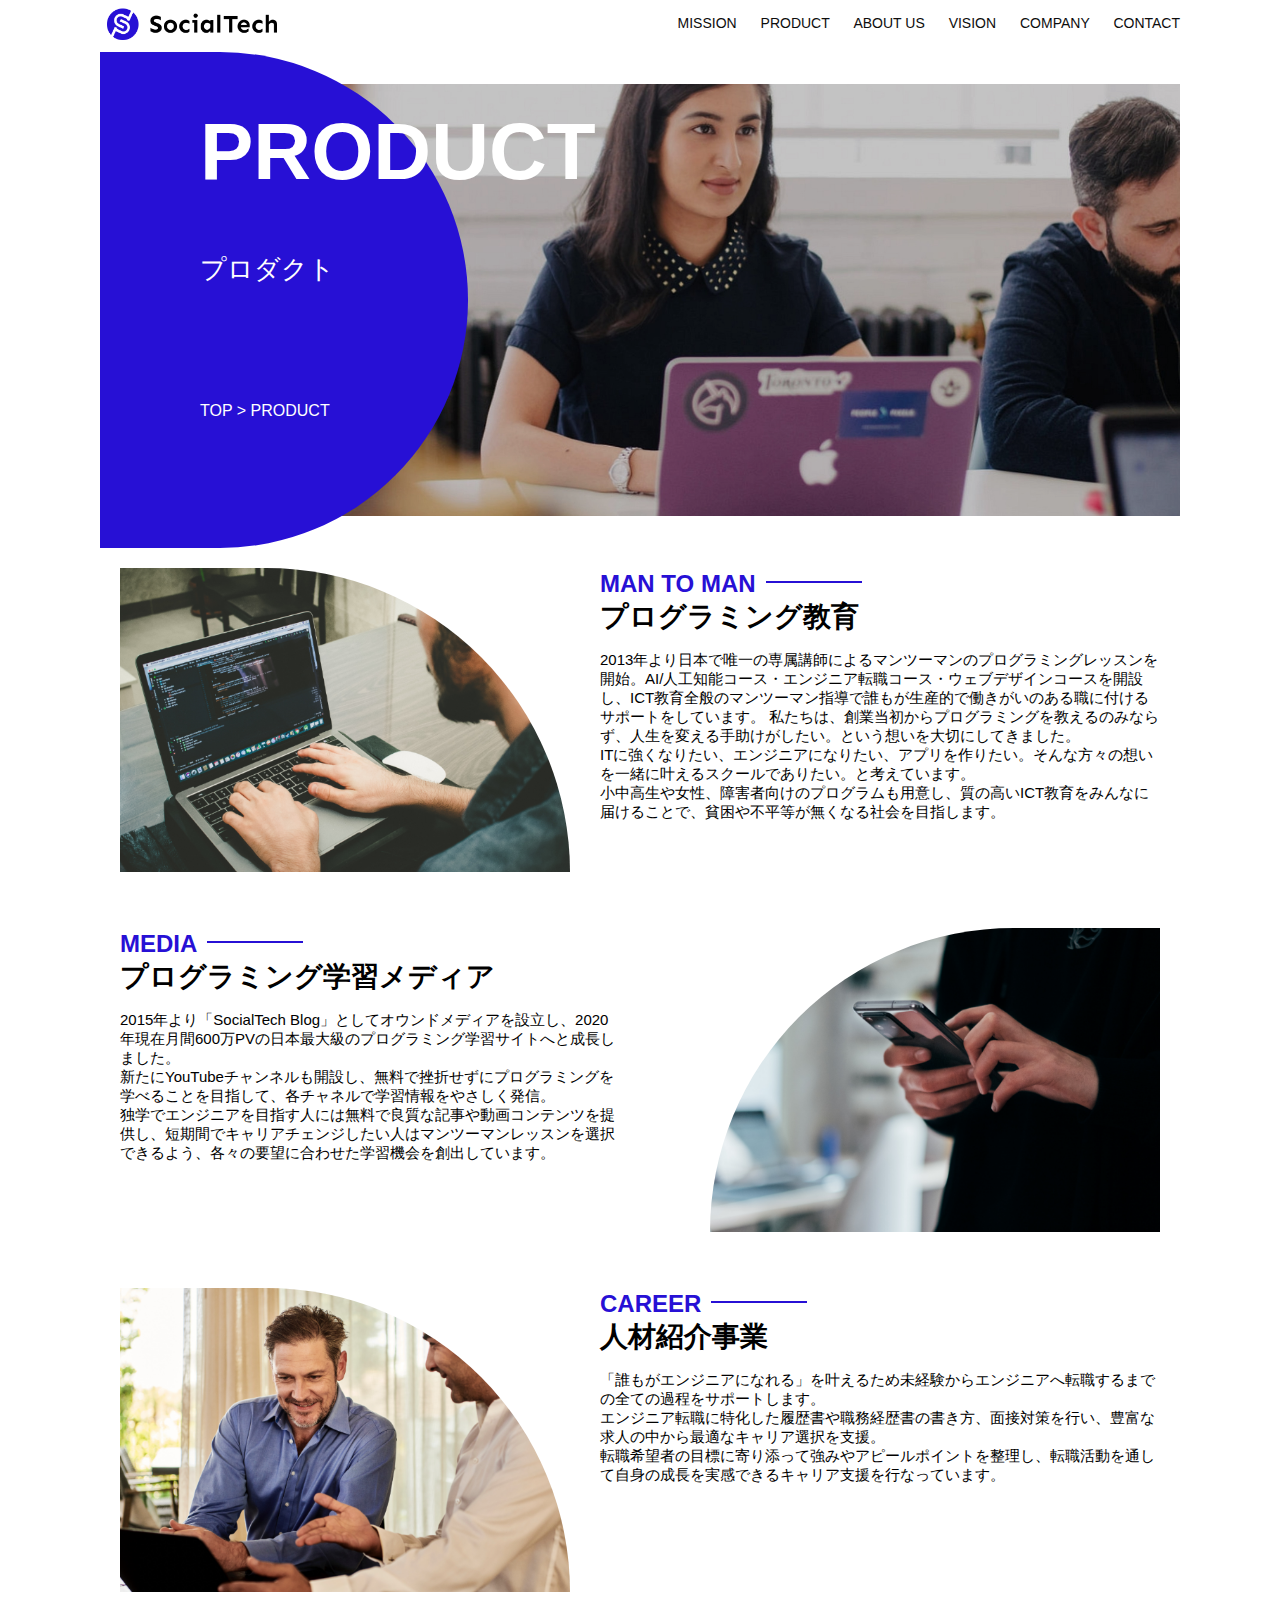
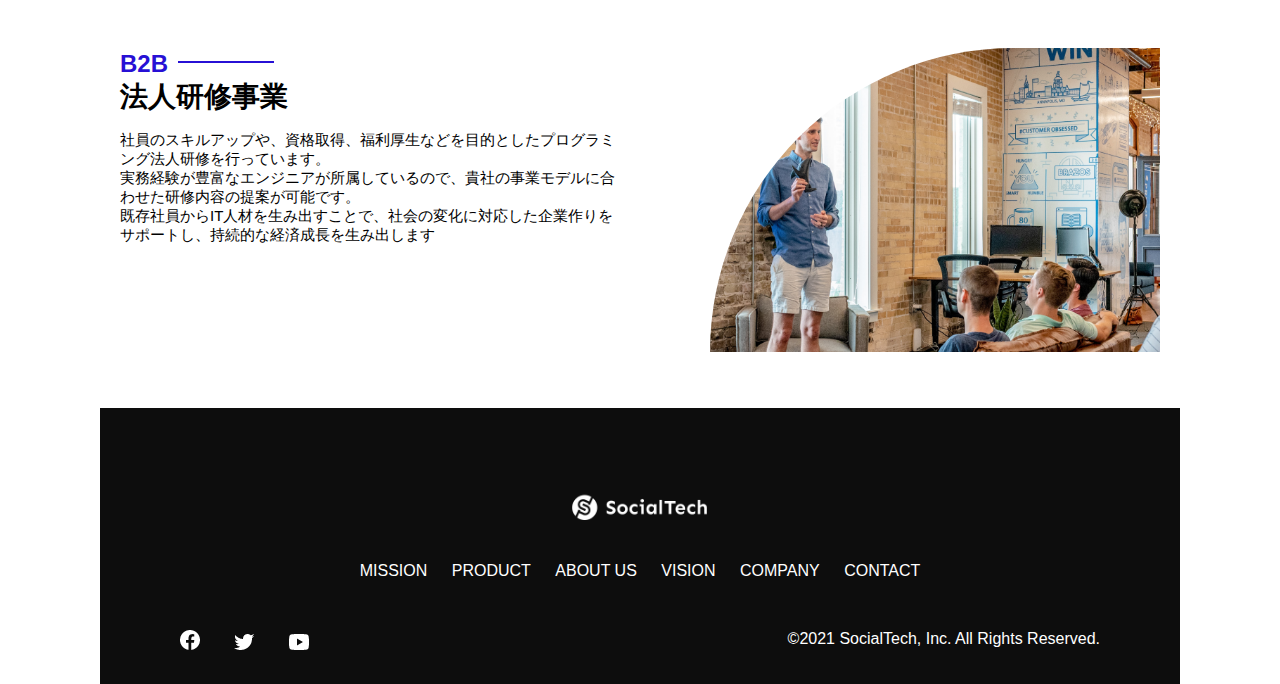
<file: kadai_tutorial_output/product.html>
<!DOCTYPE html>
<html>
<head>
<title>SocialTech -PRODUCT プロダクト-</title>
<meta charset="utf-8">
<meta name="description" content="SocialTechの4つのプロダクトを紹介します">
<meta name="viewport" content="width=device-width, initial-scale=1.0">
<link rel="stylesheet" href="style.css">
</head>
<body>
<!-- ヘッダー -->
<header>
    <!-- ロゴ -->
    <a href="index.html" id="logo"><img src="images/logo.png" alt="トップページに戻る"></a>

    <!-- PC用ナビゲーション -->
    <nav id="nav-pc">
        <a href="mission.html">MISSION</a>
        <a href="product.html">PRODUCT</a>
        <a href="index.html#aboutus">ABOUT US</a>
        <a href="index.html#vision">VISION</a>
        <a href="index.html#company">COMPANY</a>
        <a href="index.html#contact">CONTACT</a>
    </nav>
    <!-- スマホ用メニューボタン -->
    <img id="menu-sp" src="images/button-menu.png" alt="ナビゲーションを開く" onclick="document.getElementById('nav-sp').style.display = 'block'">

    <!-- スマホ用ナビゲーション -->
    <nav id="nav-sp">
        <img id="close" src="images/button-close.png" alt="ナビゲーションを閉じる" onclick="document.getElementById('nav-sp').style.display = 'none'">
        <a id="logo-sp" href="index.html" onclick="document.getElementById('nav-sp').style.display = 'none'">
        <img src="images/logo-sp.png" alt="トップページに戻る"></a>
        <a class="menu" href="mission.html" onclick="document.getElementById('nav-sp').style.display = 'none'" >MISSION</a>
        <a class="menu" href="product.html" onclick="document.getElementById('nav-sp').style.display = 'none'" >PRODUCT</a>
        <a class="menu" href="index.html#aboutus" onclick="document.getElementById('nav-sp').style.display = 'none'">ABOUT US</a>
        <a class="menu" href="index.html#vision" onclick="document.getElementById('nav-sp').style.display = 'none'" >VISION</a>
        <a class="menu" href="index.html#company" onclick="document.getElementById('nav-sp').style.display = 'none'">COMPANY</a>
        <a class="menu" href="index.html#contact" onclick="document.getElementById('nav-sp').style.display = 'none'">CONTACT</a>
        <div id="sns">
            <a href="https://www.facebook.com/sejuku2013"><img src="images/button-facebook.png" alt="Facebookのリンク"></a>
            <a href="https://twitter.com/samuraijuku"><img src="images/button-twitter.png" alt="Twitterのリンク"></a>
            <a href="https://www.youtube.com/channel/UCCFOQO5aDK0xXam4cUQXT8g"><img src="images/button-youtube.png" alt="YouTubeのリンク"></a>
        </div>
    </nav>
</header>
<main>
    <article>
        <section id="product-main">
            <div id="product-title">
                <h1>PRODUCT</h1>
                <span>プロダクト</span>
                <div>TOP > PRODUCT</div>
            </div>
        </section>
        <section class="product-section1">
            <img src="images/product/product-mantoman.png" alt="PCでコードを書く男性">
            <div>
                <h2 class="product-h2">MAN TO MAN</h2>
                <h3 class="product-h3">プログラミング教育</h3>
                <p>
                    2013年より日本で唯一の専属講師によるマンツーマンのプログラミングレッスンを開始。AI/人工知能コース・エンジニア転職コース・ウェブデザインコースを開設し、ICT教育全般のマンツーマン指導で誰もが生産的で働きがいのある職に付けるサポートをしています。
                    私たちは、創業当初からプログラミングを教えるのみならず、人生を変える手助けがしたい。という想いを大切にしてきました。<br>ITに強くなりたい、エンジニアになりたい、アプリを作りたい。そんな方々の想いを一緒に叶えるスクールでありたい。と考えています。<br>小中高生や女性、障害者向けのプログラムも用意し、質の高いICT教育をみんなに届けることで、貧困や不平等が無くなる社会を目指します。
                </p>
            </div>
        </section>
        <section class="product-section2">
            <div>
                <h2 class="product-h2">MEDIA</h2>
                <h3 class="product-h3">プログラミング学習メディア</h3>
                <p>
                    2015年より「SocialTech
                    Blog」としてオウンドメディアを設立し、2020年現在月間600万PVの日本最大級のプログラミング学習サイトへと成長しました。<br>新たにYouTubeチャンネルも開設し、無料で挫折せずにプログラミングを学べることを目指して、各チャネルで学習情報をやさしく発信。<br>独学でエンジニアを目指す人には無料で良質な記事や動画コンテンツを提供し、短期間でキャリアチェンジしたい人はマンツーマンレッスンを選択できるよう、各々の要望に合わせた学習機会を創出しています。
                </p>
            </div>
            <img src="images/product/product-media.png" alt="スマートフォンを操作する人">
        </section>
        <section class="product-section1">
            <img src="images/product/product-career.png" alt="笑顔で話し合う2人の男性">
            <div>
                <h2 class="product-h2">CAREER</h2>
                <h3 class="product-h3">人材紹介事業</h3>
                <p>
                    「誰もがエンジニアになれる」を叶えるため未経験からエンジニアへ転職するまでの全ての過程をサポートします。<br>エンジニア転職に特化した履歴書や職務経歴書の書き方、面接対策を行い、豊富な求人の中から最適なキャリア選択を支援。<br>転職希望者の目標に寄り添って強みやアピールポイントを整理し、転職活動を通して自身の成長を実感できるキャリア支援を行なっています。<br>
                </p>
            </div>
        </section>
        <section class="product-section2">
            <div>
                <h2 class="product-h2">B2B</h2>
                <h3 class="product-h3">法人研修事業</h3>
                <p>
                    社員のスキルアップや、資格取得、福利厚生などを目的としたプログラミング法人研修を行っています。<br>実務経験が豊富なエンジニアが所属しているので、貴社の事業モデルに合わせた研修内容の提案が可能です。<br>既存社員からIT人材を生み出すことで、社会の変化に対応した企業作りをサポートし、持続的な経済成長を生み出します
                </p>
            </div>
            <img src="images/product/product-b2b.png" alt="講演中の男性とそれを聴く人々">
        </section>
    </article>
    <!-- フッター -->
    <footer>
        <div id="footer-logo">
            <img src="images/logo-sp.png" alt="SocialTech">
        </div>
        <div id="footer-link">
            <a href="mission.html">MISSION</a>
            <a href="product.html">PRODUCT</a>
            <a href="index.html#aboutus">ABOUT US</a>
            <a href="index.html#vision">VISION</a>
            <a href="index.html#company">COMPANY</a>
            <a href="index.html#contact">CONTACT</a>
        </div>
        <div id="sns-footer">
            <a href="https://www.facebook.com/sejuku2013"><img src="images/button-facebook.png" alt="Facebookのリンク"></a>
            <a href="https://twitter.com/samuraijuku"><img src="images/button-twitter.png" alt="Twitterのリンク"></a>
            <a href="https://www.youtube.com/channel/UCCFOQO5aDK0xXam4cUQXT8g"><img src="images/button-youtube.png" alt="YouTubeのリンク"></a>
            <span id="copyright">&copy;2021 SocialTech, Inc. All Rights Reserved. </span>
        </div>
    </footer>
</main>
</body>
</html>
</file>
<file: kadai_013/style.css>
/* PC、スマホ共通スタイル */
body {
  font-family: "Source Sans Pro", "Hiragino Kaku Gothic ProN", Meiryo, Arial,
    sans-serif;
}

p {
  font-size: 15px;
}

#main-visual>img {
  width: 100%;
}

/*================
PC用のスタイル 
=================*/
@media screen and (min-width: 768px) {
  /* 横幅設定 */
  body {
    max-width: 1080px;
    min-width: 960px;
    margin: 0 auto 0 auto;
  }

  /* ヘッダー */
  header {
    display: flex;
    justify-content: space-between;
  }

  /* ナビゲーションのレイアウト */
  #nav-pc {
    text-align: right;
    font-size: 14px;
    padding-top: 15px;
  }

  /* ナビゲーションのリンクの装飾設定 */
  #nav-pc>a {
    text-decoration: none;
    margin-left: 20px;
  }

  #nav-pc>a:link {
    color: #0d0d0d;
  }

  #nav-pc>a:visited {
    color: #0d0d0d;
  }

  #nav-pc>a:hover {
    color: #0d0d0d;
    text-decoration: underline;
  }

  #nav-pc>a:active {
    color: #0d0d0d;
  }

  /* スマホ用ナビゲーションの非表示 */
  #menu-sp {
    display: none;
  }

  #nav-sp {
    display: none;
  }
}

/*================
スマホ用のスタイル 
=================*/
@media screen and (max-width: 767px) {
  /* 横幅設定 */
  body {
    min-width: 375px;
    margin: 0;
  }
  /* PC用ナビゲーションの非表示 */
  #nav-pc {
    display: none;
  }
  /* ハンバーガーメニュー */
  #menu-sp {
    float: right;
    padding: 0;
  }
  /* スマホ用ナビゲーション */
  #nav-sp {
    background-color: #ce933e;
    position: absolute;
    left: 0;
    top: 0;
    height: 100%;
    width: 100%;
    display: none;
    z-index: 100;
  }
  /* 閉じるボタン */
  #close {
    position: absolute;
    top: 20px;
    right: 20px;
  }
  /*  ナビゲーションメニュー用ロゴ	*/
  #logo-sp {
    margin: 80px 0 30px 20px;
  }

  /* ナビゲーションリンク設定 */
  #nav-sp > a {
    display: block;
  }

  #nav-sp > a:link {
    color: #ffffff;
  }

  #nav-sp > a:visited {
    color: #ffffff;
  }

  #nav-sp > a:hover {
    color: #ffffff;
    text-decoration: underline;
  }

  #nav-sp > a:active {
    color: #ffffff;
  }

  #nav-sp > .menu {
    text-decoration: none;
    display: block;
    margin: 0 20px 0 20px;
    height: 44px;
    font-size: 16px;
    background-image: url("images/arrow.png");
    background-repeat: no-repeat;
    background-position: right top;
  }
}
</file>
<file: kadai_tutorial_output/style.css>
/* PC, スマホ共通スタイル　*/
body {
    font-family: "Source Sans Pro", "Hiragino Kaku Gothic ProN", Meiryo, Arial, sans-serif;
}

p {
    font-size: 15px;
}

/*==============
PC用のスタイル
===============*/
@media screen and (min-width: 768px) {
    /* 横幅設定 */
    body {
        max-width: 1080px;
        min-width: 960px;
        margin: 0 auto 0 auto;
    }

    /* ヘッダー */
    header {
        display: flex;
        justify-content: space-between;
    }

    /* ナビゲーションのレイアウト */
    #nav-pc {
        font-size: 14px;
        padding-top: 15px;
    }

    /* ナビゲーションのリンクの装飾設定 */
    #nav-pc > a {
        text-decoration: none;
        margin-left: 20px;
    }
    #nav-pc > a:link {
        color: #0d0d0d;
    }
    #nav-pc > a:visited {
        color: #0d0d0d;
    }
    #nav-pc > a:hover {
        color: #0d0d0d;
        text-decoration: underline;
    }
    #nav-pc > a:active {
        color: #0d0d0d;
    }

    /* スマホ用ナビを非表示 */
    #nav-sp,
    #menu-sp {
        display: none;
    }

    /* メインビジュアル */
    #main-visual {
        position: relative;
        height: 400px;
    }

    #main-message {
        position: absolute;
        top: 0;
        left: 0;
        background-color: #2710d5;
        color: #ffffff;
        border-radius: 0 0 476px 0;
        max-width: 620px;
        height: 100%;
        width: 100%;
        z-index: 11;
    }

    #main-message > h1 {
        font-size: 60px;
        font-weight: bold;
        margin: 100px 0 0 50px;
    }

    #main-message > p {
        font-size: 28px;
        margin: 0 0 0 50px;
    }

    #main-visual > img {
        max-width: 620px;
        border-radius: 476px 0 0 0;
        position: absolute;
        top: 0;
        right: 0;
        z-index: 10;
    }

    /* 見出し */
    h2 {
        margin: 40px 0 0 0;
    }

    h2::after {
        content: url("images/line.png");
        margin-left: 10px;
    }

    h3 {
        font-size: 27px;
    }

    /* ミッション */
    #mission {
        margin: 80px auto 80px auto;
        width:100%;
    }

    #mission-flex {
        width: 100%;
        display: flex;
    }

    #mission-flex > div {
        width: 50%;
        margin: 20px;
    }

    #mission-photo {
        width: 100%;
    }

    #s2dgs {
        margin-top: 50px;
        width: 100%;
    }

    /* プロダクト */
    #product {
        background-color: #fafafa;
        margin: 80px 0 80px 0;
        padding: 10px 40px 0px 40px;
    }

    /* 外枠 */
    #product > div {
        margin-top: 40px;
        display: flex;
    }

    /* 左のカラム */
    #product-left {
        width: 50%;
        margin-right: 20px;
    }

    /* 右のカラム */
    #product-right {
        width: 50%;
        margin-left: 20px;
        margin-top: 80px;
    }

    /* 画像＋説明の枠 */
    #product-left > div {
        position: relative;
        height: 480px;
        margin-right: 20px;
    }
    #product-right > div {
        position: relative;
        height: 480px;
        margin-left: 20px;
    }

    /* 画像 */
    .product-photo {
        width: 100%;
    }

    /* 説明文の枠 */
    .product-explain {
        background-color: #ffffff;
        position: absolute;
        left: 0;
        top: 280px;
        margin: 0 40px 0 40px;
        padding: 20px;
        box-shadow: 5px 5px 10px rgba( 0, 0, 0, 0.05);
    }

    /* 説明文の英語 */
    .product-explain > span {
        color: #2710d5;
        font-weight: bold;
        font-size: 16px;
        margin: 0;
    }

    /* 説明文の見出し */
    .product-explain > h3 {
        font-size: 20px;
        margin: 5px 0 5px 0;
    }

    /* 説明文 */
    .product-explain > p {
        font-size: 14px;
        margin: 0;
    }

    /* 「もっと見る」ボタン */
    #product-more {
        margin: 0 auto -42px auto;
    }

    /* ABOUT US */
    #aboutus {
        margin: 80px auto 80px auto;
    }

    /* 3つの組織文化と画像を入れる枠 */

    #aboutus > div {
        display: flex;
    }

    /* 画像 */
    .culture-img {
        width: 100%;
        align-self: flex-start;
    }
    .culture-img2 {
        margin-top: 50px;
        width: 100%;
    }

    /* 3つの組織文化の表 */
    .culture-table {
        margin-right: 50px;
    }

    /* 番号 */
    .culture-num {
        font-size: 80px;
        color: #2710d5;
        margin: 0 20px 0 0;
    }

    /* 組織文化英語 */
    .culture-en {
        color: #2710d5;
        font-weight: bold;
        font-size: 24px;
        display: block;
    }

    /* 組織文化日本語 */
    .culture-jp {
        font-size: 28px;
        font-weight: bold;
    }

    /* 説明文 */
    .culture-description {
        margin: 0;
    }

    /* ビジョン */
    #vision {
        margin: 80px auto 80px auto;
    }

    /* セクション内の外枠 */
    #vision > div {
        width: 100%;
        display: flex;
        justify-content: space-between;
        flex-wrap: wrap;
    }
    /* 7つの行動指針の枠 */
    .vision-box {
        width: 300px;
        height: 300px;
        margin-bottom: 30px;
        position: relative;
    }

    .vision-box > img {
        width: 100%;
        height: auto;
        position: absolute;
        top: 0;
        left: 0;
        z-index: 30;
    }

    .vision-box > span {
        position: absolute;
        top: 0;
        left: 0;
        z-index: 31;
        margin-right: 20px;
    }

    .vision-box > span > h4 {
        color: #2710d5;
        font-size: 19px;
        margin: 80px 0 0 0;
    }

    .vision-box > span > h4::first-letter {
        font-size: 40px;
    }

    .vision-box > span > h5 {
        font-size: 20px;
        margin: 0 0 0 0;
    }

    .vision-box > span > p {
        margin: 10px 0 0 0;
    }

    /* 会社概要 */
    #company {
        margin: 80px auto 80px auto;
    }

    #company-table {
        width: 100%;
    }

    .tableheader {
        text-align: left;
        padding: 20px;
        border-bottom-color: #2710d5;
        border-bottom-width: 1px;
        border-bottom-style: solid;
        width: 100px;
    }

    .tableheader-first {
        text-align: left;
        padding: 20px;
        border-bottom-color: #2710d5;
        border-bottom-width: 1px;
        border-bottom-style: solid;
        border-top-color: #2710d5;
        border-top-width: 1px;
        border-top-style: solid;
        width: 100px;
    }

    .cell {
        padding: 30px;
        border-bottom-color: #ececec;
        border-bottom-width: 1px;
        border-bottom-style: solid;
    }

    .cell-first {
        padding: 30px;
        border-bottom-color: #ececec;
        border-bottom-width: 1px;
        border-bottom-style: solid;
        border-top-color: #ececec;
        border-top-width: 1px;
        border-top-style: solid;
    }

    #company > iframe {
        width: 100%;
        height: 368px;
        margin-top: 40px;
    }

    /* お問い合わせ */
    #contact {
        margin: 80px auto 80px auto;
    }

    /* 外枠 */
    #contact > form > div {
        display: flex;
        flex-direction: row;
        flex-wrap: wrap;
        padding-bottom: 30px;
    }

    /* 左列の見出し */
    .contact-heading {
        width: 240px;
        align-self: center;

    }

    /* 見出しのラベル */
    .contact-label {
        font-weight: bold;
    }
    /* 必須 */
    .contact-span {
        color: #ce2222;
        margin: 0 0 0 20px;
        font-weight: bold;
    }

    /* テキストボックス */
    .contact-textbox {
        border-top: 0;
        border-left: 0;
        border-right: 0;
        border-bottom-width: 1px;
        border-bottom-color: #707070;
        border-bottom-style: solid;
        background-color: #fafafa;
        width: 400px;
        height: 56px;
    }
    /* お問い合わせ内容のテキストエリア */
    .contact-textarea {
        border-top: 0;
        border-left: 0;
        border-right: 0;
        border-bottom-width: 1px;
        border-bottom-color: #707070;
        border-bottom-style: solid;
        background-color: #fafafa;
        width: 400px;
        height: 200px;
    }

    /* 個人情報の取り扱い */
    details {
        width: 700px;
    }
    details > div {
        background-color: #fafafa;
        padding: 20px;
    }
    details > div > span {
        font-weight: bold;
    }

    /* フッター */
    footer {
        background-color: #0d0d0d;
        text-align: center;
        padding: 80px 80px 30px 80px;
    }

    #footer-logo {
        margin-bottom: 30px;
    }

    #footer-link {
        margin-bottom: 50px;
    }

    #footer-link > a {
        text-decoration: none;
        margin: 10px;
    }

    #footer-link > a:link {
        color: #ffffff;
    }
    #footer-link > a:visited {
        color: #ffffff;
    }
    #footer-link > a:hover {
        color: #ffffff;
        text-decoration: underline;
    }
    #footer-link > a:active {
        color: #ffffff;
    }

    #sns-footer {
        text-align: left;
        width: 100%;
    }
    
    #sns-footer > a {
        margin-right: 30px;
    }
    
    #copyright {
        color: #ffffff;
        float: right;
    }

    /* mission.html用スタイル */
    /* ミッションのメインビジュアル */
    #mission-main {
        height: 496px;
        width: 100%;
        background-image: url("images/mission/mission-main.png");
        background-repeat: no-repeat;
        background-position-y: center;
    }

    #mission-title {
        background-color: #2710d5;
        width: 368px;
        color: #ffffff;
        height: 496px;
        border-radius: 0 248px 248px 0;
        position: relative;
    }

    #mission-title > h1 {
        position: absolute;
        top: 0;
        left: 100px;
        font-size: 80px;
    }

    #mission-title > span {
        position: absolute;
        top: 200px;
        left: 100px;
        font-size: 26px;
    }

    #mission-title > div {
        position: absolute;
        top: 350px;
        left: 100px;
        font-size: 16px;
    }

    #mission-s2dgs {
        width: 100%;
        margin: 20px;
    }

    .mission-h2 {
        color: #2710d5;
        font-size: 40px;
    }

    .mission-h2::after {
        content: none;
    }

    #mission-5goals {
        margin: 20px;
        display: flex;
    }

    #mission-5goals > div {
        flex-grow: 1;
        padding: 20px;
    }

    #mission-5goals > div > div {
        margin-bottom: 40px;
    }

    .fivegoals-image-right {
        float: right;
        margin: 20px;
    }

    .fivegoals-image-left {
        float: left;
        margin: 20px;
    }

    .fivegoals-number {
        color: #2710d5;
        font-size: 48px;
        font-weight: bold;
        margin: 0;
    }

    .fivegoals-h3 {
        font-size: 28px;
        margin: 0;
    }

    .fivegoals-p {
        margin: 0;
    }

    /* プロダクトページ */
    #product-main {
        height: 496px;
        width: 100%;
        background-image: url("images/product/product-main.png");
        background-repeat: no-repeat;
        background-position-y: center;
    }

    #product-title {
        background-color: #2710d5;
        width: 368px;
        color: #ffffff;
        height: 496px;
        border-radius: 0 248px 248px 0;
        position: relative;
    }

    #product-title > h1 {
        position: absolute;
        top: 0;
        left: 100px;
        font-size: 80px;
    }

    #product-title > span {
        position: absolute;
        top: 200px;
        left: 100px;
        font-size: 26px;
    }

    #product-title > div {
        position: absolute;
        top: 350px;
        left: 100px;
        font-size: 16px;
    }
    /* セクション1 */
    .product-section1 {
        position: relative;
        margin: 20px;
        height: 340px;
    }

    .product-section1 > img {
        position: absolute;
        top: 0;
        left: 0;
        width: 450px;
        margin: 0 40px 30px 0;
        border-radius: 0 432px 0 0;
    }

    .product-section1 > div {
        position: absolute;
        top: 0;
        left: 480px;
    }

    /* セクション2 */
    .product-section2 {
        position: relative;
        margin: 20px;
        height: 340px;
    }

    .product-section2 > img {
        position: absolute;
        top: 0;
        right: 0;
        width: 450px;
        margin: 0 0 30px 40px;
        border-radius: 432px 0 0 0;
    }

    .product-section2 > div {
        width: 500px;
        position: absolute;
        top: 0;
        left: 0;
    }

    .product-h2 {
        color: #2710d5;
        font-size: 24px;
        margin: 0;
    }

    .product-h3 {
        font-size: 28px;
        margin: 0;
    }
}

/* ======================
スマートフォン用のスタイル
========================= */
@media screen and (max-width: 767px) {
    body {
        min-width: 375px;
        margin: 0;
    }

    /* PC用ナビゲーション非表示 */
    #nav-pc {
        display: none;
    }

    /* ハンバーガーメニュー */
    #menu-sp {
        float: right;
        padding: 0;
    }

    /* スマホ用ナビゲーションの表示切替 */
    /* 初期状態、レイアウトと非表示設定 */
    #nav-sp {
        background-color: #2710d5;
        position: absolute;
        left: 0;
        top: 0;
        height: 100%;
        width: 100%;
        display: none;
        z-index: 100;
    }

    /* ×ボタン */
    #close {
        position: absolute;
        top: 20px;
        right: 20px;
    }

    /* ナビゲーションメニュー用ロゴ */
    #logo-sp {
        margin: 80px 0 30px 20px;
    }

    /* ナビゲーションのリンクの装飾設定 */
    #nav-sp > a {
        display: block;
    }
    #nav-sp > a:link {
        color: #ffffff;
    }
    #nav-sp > a:visited {
        color: #ffffff;
    }
    #nav-sp > a:hover {
        color: #ffffff;
        text-decoration: underline;
    }
    #nav-sp > a:active {
        color: #ffffff;
    }
    #nav-sp > .menu {
        text-decoration: none;
        display: block;
        margin: 0 20px 0 20px;
        height: 44px;
        font-size: 16px;
        background-image: url("images/arrow.png");
        background-repeat: no-repeat;
        background-position: right top;
    }
    #sns {
        position: absolute;
        bottom: 20px;
        left: 20px;
    }
    #sns > a {
        margin-right: 30px;
    }

    /* メインビジュアル */
    #main-visual {
        position: relative;
        height: 470px;
        width: 100%;
        overflow: hidden;
    }
    #main-visual > div {
        position: absolute;
        top: 0;
        left: 0;
        background-color: #2710d5;
        color: white;
        border-radius: 0 0 476px 0;
        text-align: center;
        height: 280px;
        width: 100%;
        z-index: 11;
    }
    #main-visual > div > h1 {
        font-size: 28px;
        margin: 90px 0 0 0;
    }
    #main-visual > div > p {
        margin: 0;
    }
    #main-visual > img {
        width: 100%;
        border-radius: 476px 0 0 0;
        z-index: 10;
        position: absolute;
        bottom: 0;
        right: 0;
    }

    /* 見出し */
    h2::after {
        content: url("images/line.png");
        margin-left: 10px;
    }

    h3 {
        font-size: 24px;
        margin: 10px 0 0 0;
    }

    /* ミッション */
    #mission {
        margin: 20px;
    }

    #mission-photo {
        width: 100%;
    }

    #s2dgs {
        width: 100%;
    }

    /* プロダクト */
    #product {
        background-color: #fafafa;
        padding-top: 10px;
    }

    #product h2 {
        margin-left: 20px;
    }
    /* 外枠 */
   /* 左右のカラム　スマホでは縦並び */
   #product-left,
   #product-right {
        margin-right: 20px;
        margin-left: 20px;
   }

   /* 画像＋説明の枠 */
   #product-left > div,
   #product-right > div {
        position: relative;
        height: 540px;
   }

   /* 説明文の枠 */
   .product-explain {
        background-color: #ffffff;
        position: absolute;
        left: 0;
        bottom: 50px;
        padding: 20px;
        box-shadow: 5px 5px 10px rgba(0, 0, 0, 0.05);
   }

   .product-explain > span {
        color: #2710d5;
        font-weight: bold;
        font-size: 16px;
        margin: 0px;
   }

   .product-explain > h3 {
        margin: 10px 0 10px 0;
   }

   /* 画像 */
   .product-photo {
        width: 100%;
   }

   #product-more > img {
        margin: 0 0 -42px 20px;
   }

   /* ABOUT US */
   #aboutus {
        margin: 80px 20px 80px 20px;
   }

   #aboutus > div {
        display: flex;
        flex-direction: column;
   }

   .culture-table {
        width: 100%;
        padding-right: 20px;
        order: 2;
   }

   .culture-img {
        width: 100%;
        order: 1;
   }

   .culture-img2 {
        width: 100%;
   }

   .culture-num {
        font-size: 80px;
        color: #2710d5;
   }

   .culture-en {
        color: #2710d5;
        font-weight: bold;
        font-size: 24px;
        display: block;
   }

   .culture-jp {
        display: block;
   }

   .culture-description {
        margin: 0;
   }

   /* ビジョン */
   #vision {
        margin: 80px 20px 80px 20px;
   }

   .vision-box {
        width: 300px;
        height: 300px;
        margin-bottom: 30px;
        position: relative;
   }

   .vision-box > img {
        width: 100%;
        height: auto;
        position: absolute;
        top: 0;
        left: 0;
        z-index: 30;
   }

   .vision-box > span {
        position: absolute;
        top: 0;
        left: 0;
        z-index: 31;
        margin-right: 20px;
   }

   .vision-box > span > h4 {
        color: #2710d5;
        font-size: 19px;
        margin: 60px 0 0 0;
   }

   .vision-box > span > h5 {
        font-size: 20px;
        margin: 0 0 0 0;
   }

   .vision-box > span > p {
        margin: 10px 0 0 0;
   }

   /* 会社概要 */
   #company {
        margin: 0 20px 0 20px;
   }

   #company > h3 {
        margin-bottom: 20px;
   }

   #company > table {
        width: 100%;
   }

   .tableheader-first {
        text-align: left;
        padding: 20px;
        border-bottom-color: #2710d5;
        border-bottom-width: 1px;
        border-bottom-style: solid;
        border-top-color: #2710d5;
        border-top-width: 1px;
        border-top-style: solid;
        width: 50px;
   }
   .tableheader {
        text-align: left;
        padding: 20px;
        border-bottom-color: #2710d5;
        border-bottom-width: 1px;
        border-bottom-style: solid;
        width: 50px;
   }

   .cell {
        padding: 20px;
        border-bottom-color: #ececec;
        border-bottom-width: 1px;
        border-bottom-style: solid;
   }

   .cell-first {
        padding: 20px;
        border-bottom-color: #ececec;
        border-bottom-width: 1px;
        border-bottom-style: solid;
        padding: 20px;
        border-top-color: #ececec;
        border-top-width: 1px;
        border-top-style: solid;
   }

   #company > iframe {
        width: 100%;
        height: 240px;
        margin: 40px 0 0 0;
   }

   /* お問い合わせ */
   #contact {
        margin: 80px 20px 80px 20px;
   }

   #contact > h3 {
        margin-bottom: 20px;
   }

   #contact > form > div {
        margin-bottom: 20px;
   }

   .contact-heading {
        margin-bottom: 20px;
   }

   /* ラベル */
   .contact-label {
        font-weight: bold;
   }

   /* 必須 */
   .contact-span {
        color: #ce2222;
        margin: 0 0 0 20px;
        font-weight: bold;
   }

   .contact-textbox {
        height: 56px;
        border-top: 0;
        border-left: 0;
        border-right: 0;
        background-color: #fafafa;
        border-bottom-color: #707070;
        border-bottom-width: 1px;
        border-style: solid;
        min-width: 300px;
        width: 100%;
   }
   .contact-textarea {
        height: 150px;
        border-top: 0;
        border-left: 0;
        border-right: 0;
        background-color: #fafafa;
        width: 100%;
   }

   .radiobutton {
        margin-bottom: 20px;
   }

   .radiobutton + label::after {
        content: "\A";
        white-space: pre;
   }

   /* フッター */
   footer {
        background-color: #0d0d0d;
        padding: 30px 20px 50px 20px;
   }

   #footer-logo {
        margin-bottom: 30px;
   }

   #footer-link {
        margin-bottom: 50px;
   }

   #footer-link > a {
        text-decoration: none;
        margin: 0 20px 30px 0;
        display: block;
        background-image: url("images/arrow.png");
        background-repeat: no-repeat;
        background-position: right top;
   }

   #footer-link > a:link {
        color: #ffffff;
   }

   #footer-link > a:visited {
        color: #ffffff;
   }

   #footer-link > a:hover {
        color: #ffffff;
        text-decoration: underline
   }

   #footer-link > a:active {
        color: #ffffff;
   }

   #sns-footer > a {
        margin-right: 30px;
   }

   #copyright {
        font-size: 12px;
        display: block;
        margin-top: 30px;
        color: #ffffff;
   }

   /* mission.html用スタイル */
   /* ミッションのメインビジュアル */

   #mission-main {
        height: 256px;
        width: 100%;
        background-image: url("images/mission/mission-main.png");
        background-repeat: no-repeat;
        background-position-y: center;
        background-size: auto 208px;
   }

   #mission-title {
        background-color: #2710d5;
        width: 136px;
        color: #ffffff;
        height: 256px;
        border-radius: 0 248px 248px 0;
        position: relative;
   }

   #mission-title > h1 {
        position: absolute;
        top: 0;
        left: 20px;
        font-size: 40px;
   }

   #mission-title > span {
        position: absolute;
        top: 110px;
        left: 20px;
        font-size: 18px;
   }

   #mission-title > div {
        position: absolute;
        top: 180px;
        left: 20px;
        font-size: 13px;
   }

   /* ミッションページ S2DGSの設定 */
   #mission-s2dgs {
        margin: 20px;
   }

   .mission-h2 {
        color: #2710d5;
        font-size: 38px;
        margin: 0px;
   }

   .mission-h2::after {
        content: none;
   }

   #mission-s2dgs > img {
        width: 100%;
   }

   /* ミッションページ 5Goalsの設定 */
   #mission-5goals {
        margin: 20px;
   }

   #mission-5goals > div > div {
        margin-bottom: 40px;
   }

   #s2dgs-image {
        width: 100%;
   }
   
   .fivegoals-image-right {
        margin: 20px auto 20px auto;
        display: block;
   }

   .fivegoals-image-left {
        margin: 20px auto 20px auto;
        display: block;
   }

   .fivegoals-number {
        color: #2710d5;
        font-size: 48px;
        margin: 0;
   }

   .fivegoals-h3 {
        font-size: 28px;
        margin: 0;
   }

   .fivegoals-p {
        margin: 0;
   }

   /* プロダクトページ */
   #product-main {
        height: 256px;
        width: 100%;
        background-image: url("images/product/product-main.png");
        background-repeat: no-repeat;
        background-position-y: center;
        background-size: auto 208px;
   }
   
   #product-title {
        background-color: #2710d5;
        width: 136px;
        color: #ffffff;
        height: 256px;
        border-radius: 0 248px 248px 0;
        position: relative;
   }

   #product-title > h1 {
        position: absolute;
        top: 0;
        left: 20px;
        font-size: 40px;
   }

   #product-title > span {
        position: absolute;
        top: 110px;
        left: 20px;
        font-size: 18px;
   }

   #product-title > div {
        position: absolute;
        top: 180px;
        left: 20px;
        font-size: 13px;
   }

   .product-section1 {
        margin: 20px;
   }

   .product-section1 > img {
        width: 100%;
        border-radius: 0 300px 0 0;
   }

   .product-section2 {
        margin: 20px;
        display: flex;
        flex-direction: column;
   }

   .product-section2 > img {
        order: 1;
        width: 100%;
        border-radius: 300px 0 0 0;
   }

   .product-section2 > div {
        order: 2;
   }

   .product-h2 {
        color: #2710d5;
        font-size: 24px;
        margin: 0;
   }

   .product-h3 {
        font-size: 28px;
        margin: 0;
   }
}
</file>
